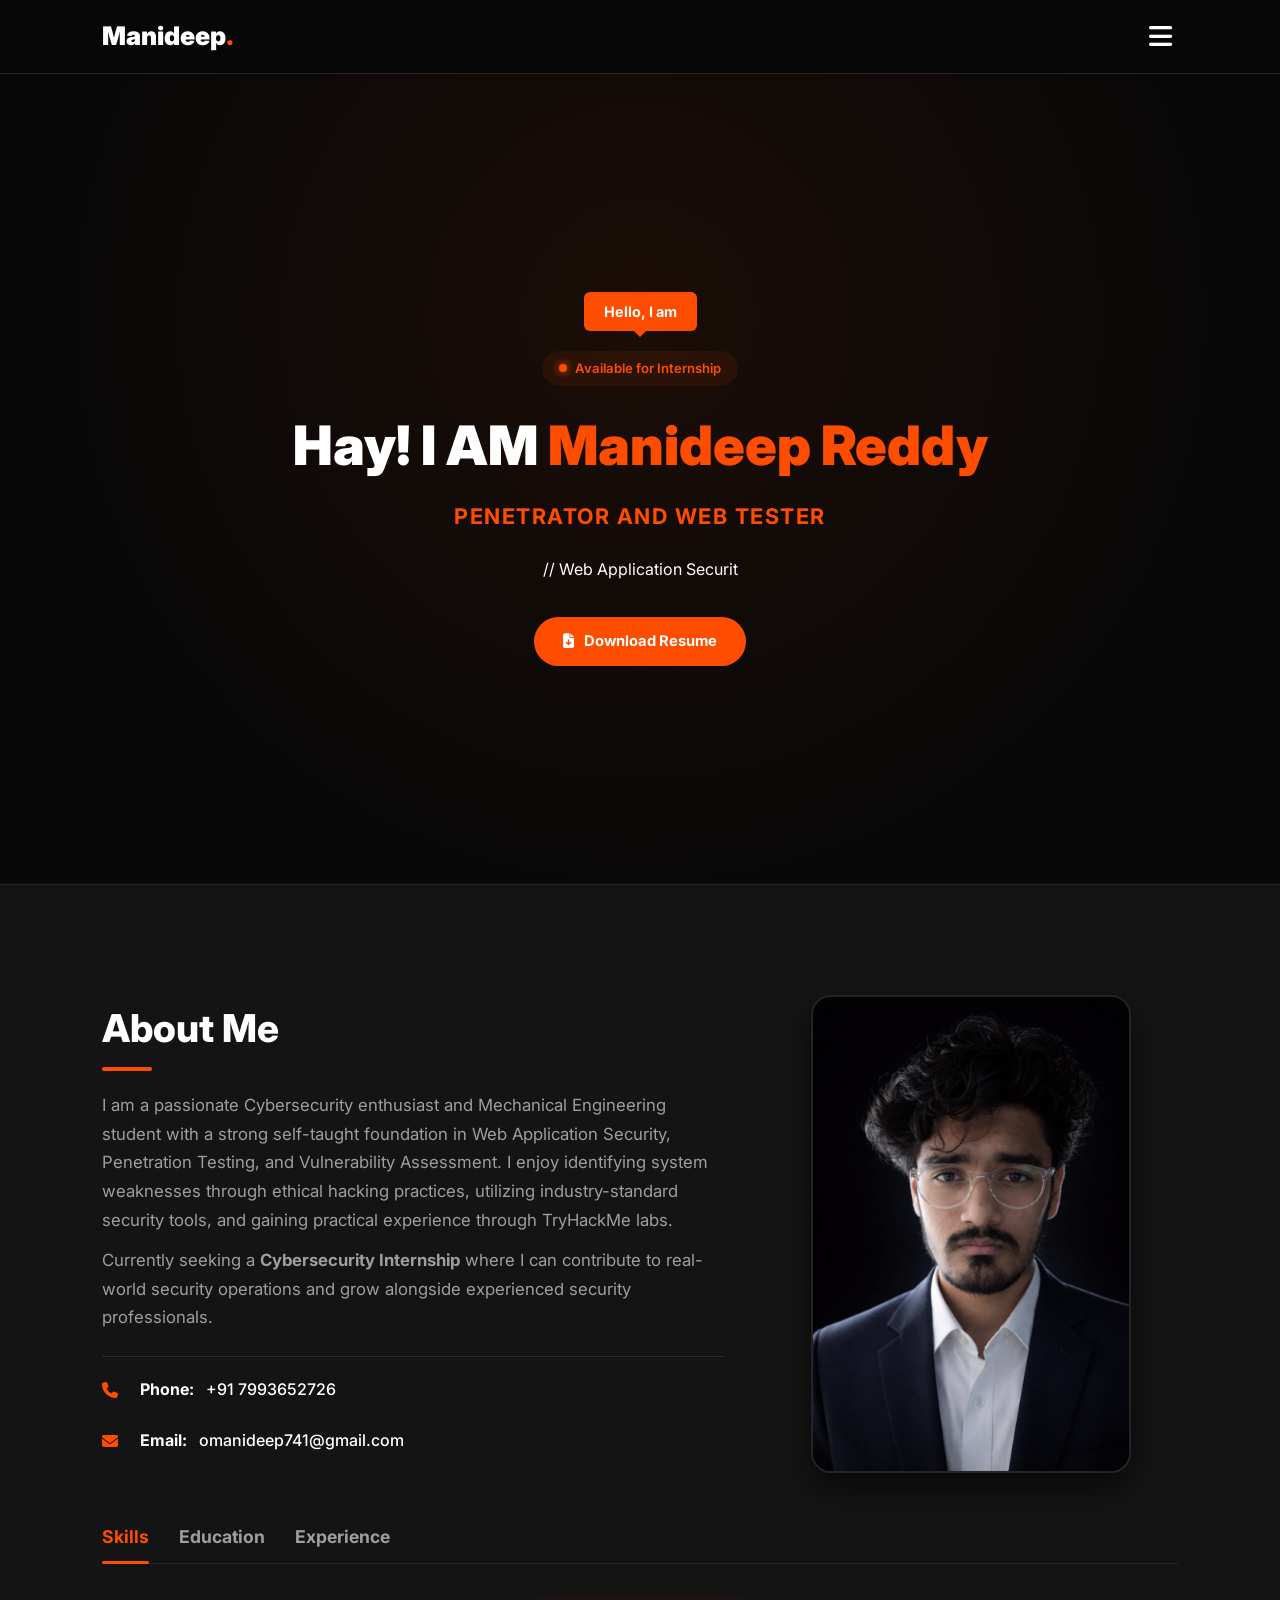
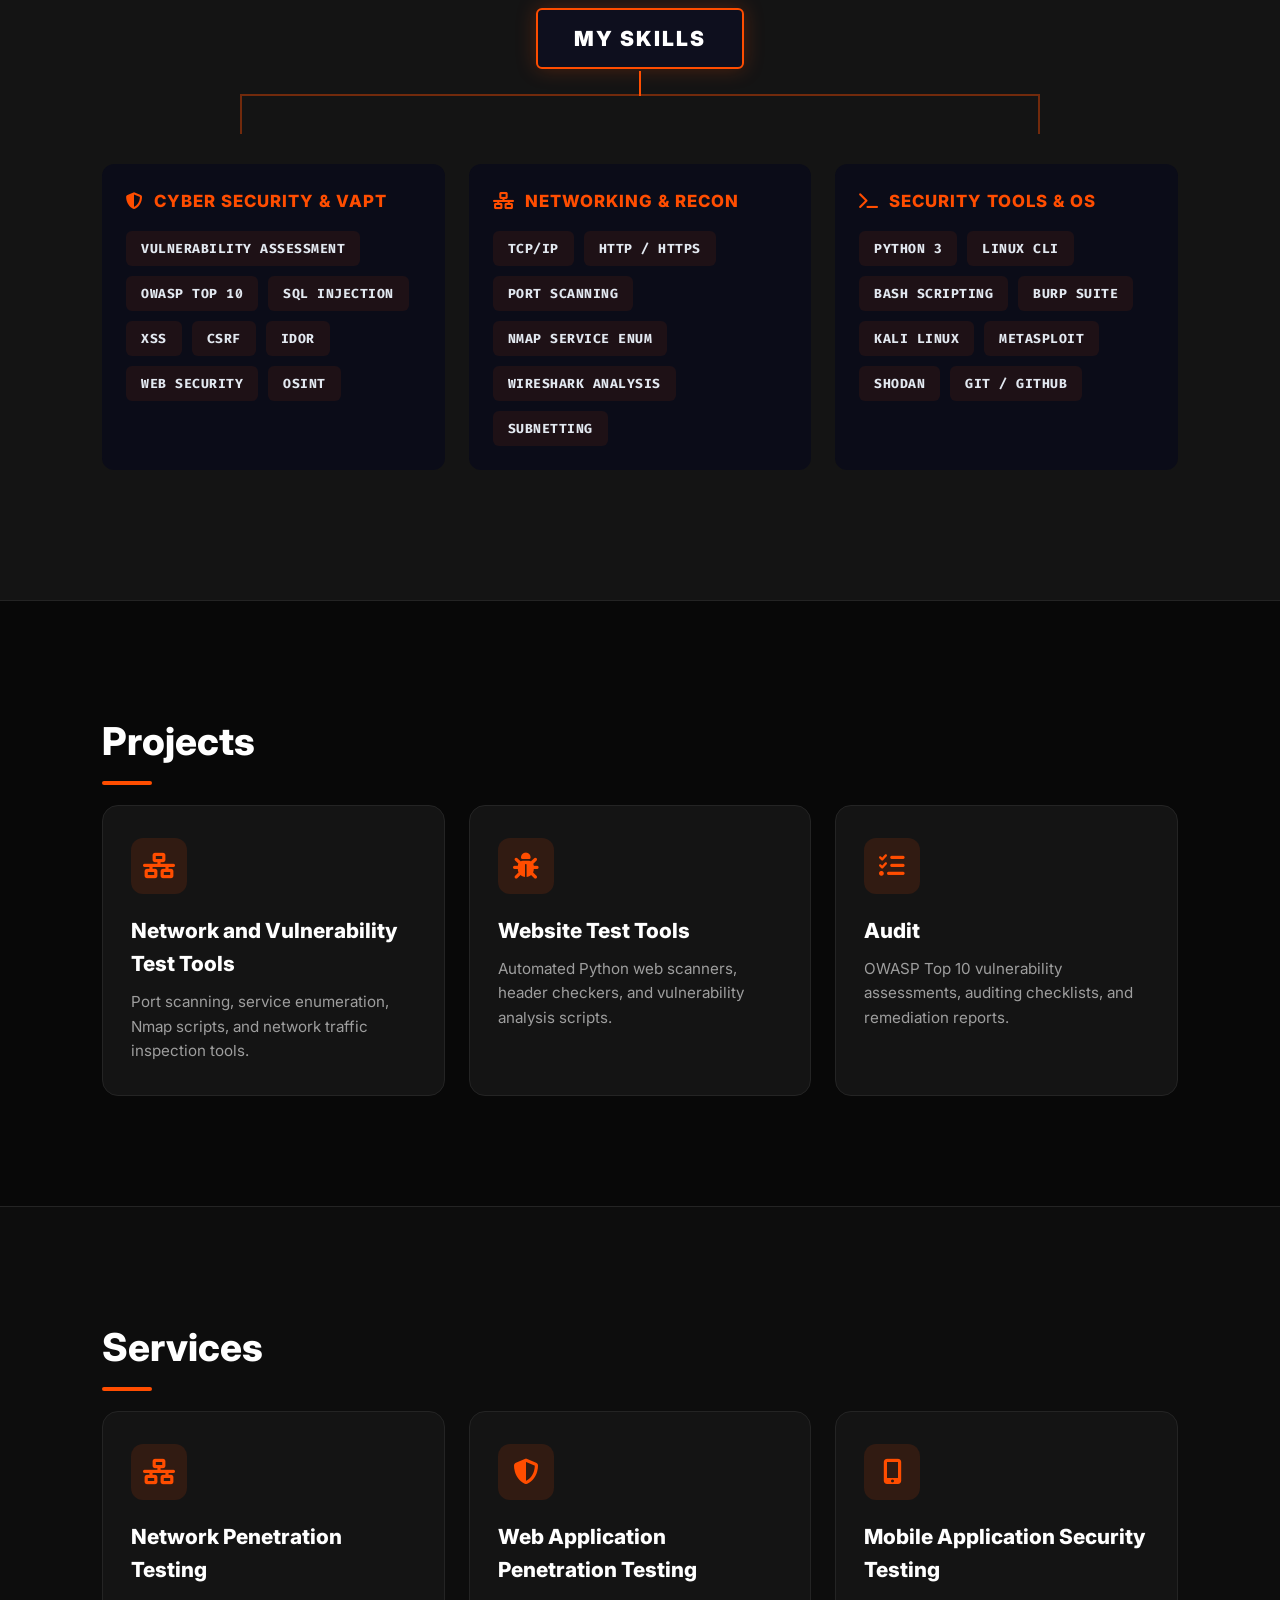
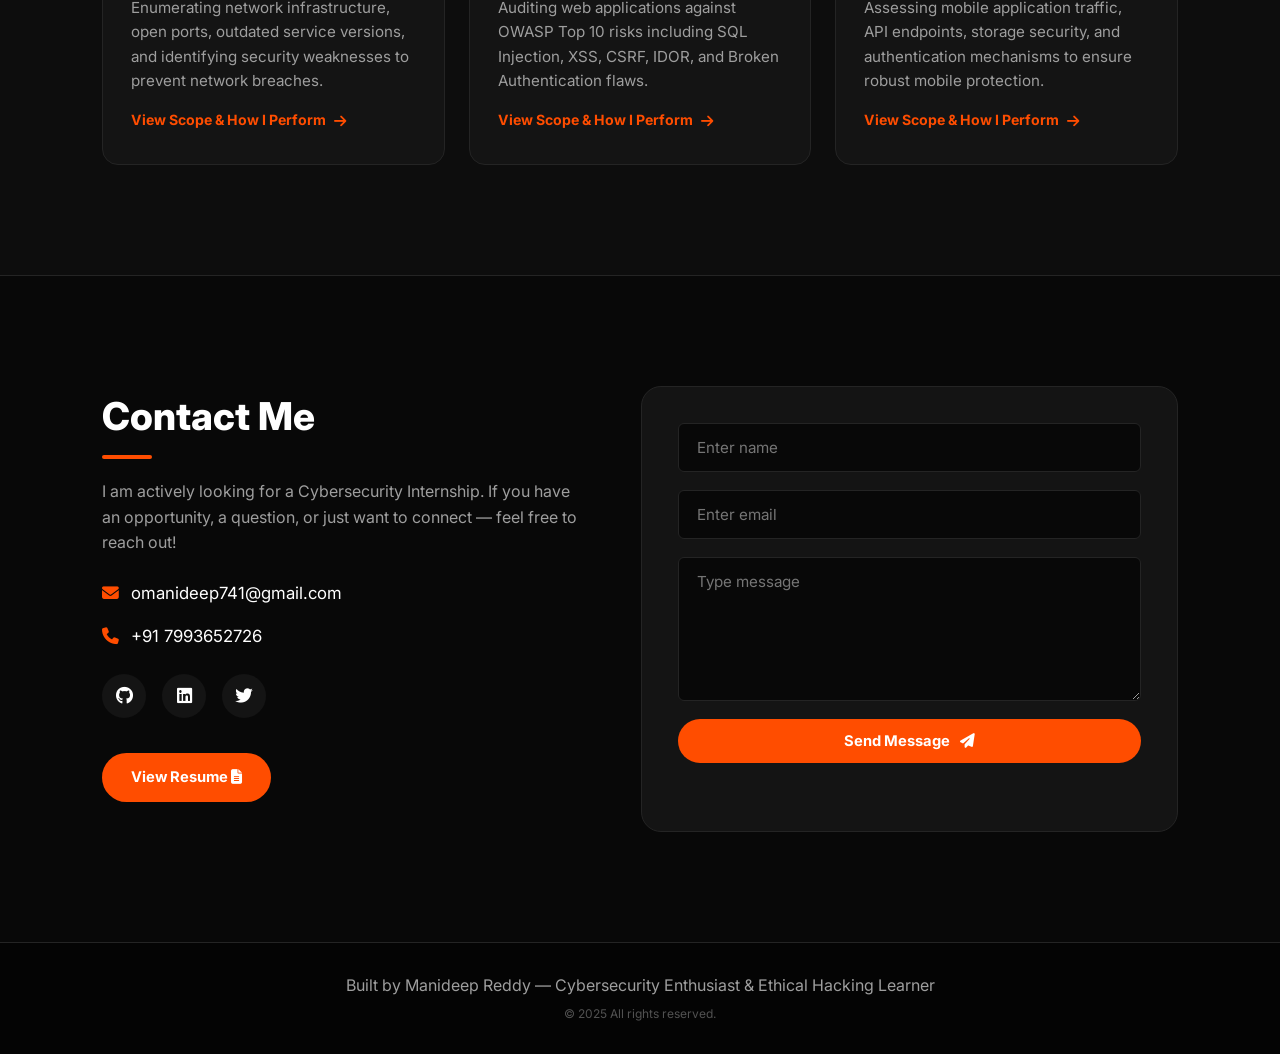
<file: index.html>
<!DOCTYPE html>
<html lang="en">
<head>
    <meta charset="UTF-8">
    <meta name="viewport" content="width=device-width, initial-scale=1.0">
    <meta name="description" content="Manideep Reddy | Web Application Security & Penetration Testing Portfolio — Seeking Cybersecurity Internship">
    <meta http-equiv="X-Content-Type-Options" content="nosniff">
    <meta http-equiv="X-Frame-Options" content="DENY">
    <meta name="referrer" content="strict-origin-when-cross-origin">
    <link rel="stylesheet" href="style.css?v=5.0">
    <link rel="preconnect" href="https://fonts.googleapis.com">
    <link rel="preconnect" href="https://fonts.gstatic.com" crossorigin>
    <link href="https://fonts.googleapis.com/css2?family=Fira+Code:wght@400;500;700&family=Inter:wght@300;400;500;600;700&display=swap" rel="stylesheet">
    <link rel="stylesheet" href="https://cdnjs.cloudflare.com/ajax/libs/font-awesome/6.4.0/css/all.min.css" integrity="sha512-iecdLmaskl7CVkqkXNQ/ZH/XLlvWZOJyj7Yy7tcenmpD1ypASozpmT/E0iPtmFIB46ZmdtAc9eNBvH0H/ZpiBw==" crossorigin="anonymous" referrerpolicy="no-referrer">
    <title>Manideep Reddy | Cybersecurity Portfolio</title>
</head>
<body>

<!-- ============ STICKY NAV ============ -->
<nav id="navbar">
    <div class="nav-container">
        <!-- Text Logo -->
        <a href="#header" class="nav-logo" aria-label="Go to top">
            <span class="nav-logo-text">Manideep<span class="nav-logo-dot">.</span></span>
        </a>

        <!-- Seamless Blended Menu Icon Button (Full tab / Desktop / Mobile) -->
        <button class="nav-menu-btn" id="navMenuBtn" onclick="toggleMenu()" aria-label="Toggle Navigation Menu">
            <i class="fa-solid fa-bars" id="menuBtnIcon"></i>
        </button>

        <!-- Dropdown Navigation Links -->
        <ul id="sidemenu">
            <li><a href="#header" class="nav-item-link active-nav-link"><i class="fa-solid fa-house"></i> Home</a></li>
            <li><a href="#about" class="nav-item-link"><i class="fa-solid fa-user"></i> About</a></li>
            <li><a href="#skills-section" class="nav-item-link"><i class="fa-solid fa-code"></i> Skills</a></li>
            <li><a href="#portfolio" class="nav-item-link"><i class="fa-solid fa-folder-open"></i> Projects</a></li>
            <li><a href="#services" class="nav-item-link"><i class="fa-solid fa-shield-halved"></i> Services</a></li>
            <li><a href="#contact" class="nav-item-link"><i class="fa-solid fa-paper-plane"></i> Contact</a></li>
        </ul>
    </div>
</nav>

<!-- ============ HERO / HEADER ============ -->
<div id="header">
    <div class="container" style="text-align: center;">
        <div class="header-text" style="max-width: 800px; margin: 0 auto; display: flex; flex-direction: column; align-items: center;">
            
            <div class="speech-bubble">Hello, I am</div>
            
            <a href="#contact" class="status-badge" style="margin-bottom: 16px; text-decoration: none; cursor: pointer;">
                <span class="badge-dot"></span>
                Available for Internship
            </a>
            <h1 style="font-size: clamp(2.2rem, 7vw, 3.4rem); font-weight: 900; margin-bottom: 10px;">Hay! I AM <span style="color: var(--accent-primary);">Manideep Reddy</span></h1>
            <p class="subtitle-desc" style="font-size: clamp(1rem, 4vw, 1.35rem); color: var(--accent-primary); font-weight: 700; text-transform: uppercase; letter-spacing: 1.5px; margin-bottom: 24px;">penetrator and web tester</p>

            <p class="tech-tag" id="typing-tag" style="margin-bottom: 24px;"></p>

            <div class="hero-btns" style="display: flex; flex-wrap: wrap; gap: 16px; justify-content: center; margin-top: 10px;">
                <a href="Manideep_Reddy_Resume.html?download=true" target="_blank" class="btn btn-primary"><i class="fa-solid fa-file-arrow-down"></i> Download Resume</a>
            </div>
        </div>
    </div>
</div>

<!-- ============ ABOUT ME ============ -->
<section id="about">
    <div class="container">

        <!-- TOP ROW: Details on the LEFT | My photo on the RIGHT -->
        <div class="about-top-row">

            <!-- LEFT COLUMN: Details about me + Phone & Email just below -->
            <div class="about-intro">
                <h2 class="sub-title">About Me</h2>
                <p class="about-text">I am a passionate Cybersecurity enthusiast and Mechanical Engineering student with a strong self-taught foundation in Web Application Security, Penetration Testing, and Vulnerability Assessment. I enjoy identifying system weaknesses through ethical hacking practices, utilizing industry-standard security tools, and gaining practical experience through TryHackMe labs.</p>
                <p class="about-text" style="margin-top: 12px;">Currently seeking a <strong>Cybersecurity Internship</strong> where I can contribute to real-world security operations and grow alongside experienced security professionals.</p>

                <!-- Phone and Email just below details -->
                <div class="about-contact-quick" style="margin-top: 24px; padding-top: 20px; border-top: 1px solid rgba(255,255,255,0.1); display: flex; flex-direction: column; gap: 10px;">
                    <p class="contact-item" style="font-size: 1rem; font-weight: 500;"><i class="fa-solid fa-phone" style="color: var(--accent-primary, #ff4d00); margin-right: 10px;"></i> <strong>Phone:</strong> +91 7993652726</p>
                    <p class="contact-item" style="font-size: 1rem; font-weight: 500;"><i class="fa-solid fa-envelope" style="color: var(--accent-primary, #ff4d00); margin-right: 10px;"></i> <strong>Email:</strong> omanideep741@gmail.com</p>
                </div>
            </div>

            <!-- RIGHT COLUMN: Photo on the right -->
            <div class="about-photo-wrap">
                <img src="assets/user.png" alt="Manideep Reddy profile photo" class="about-photo-box">
            </div>
        </div>

        <!-- BOTTOM ROW: Skills / Education / Experience tabs -->
        <div class="about-tabs-row" id="skills-section" style="margin-top: 50px;">
            <div class="tab-titles">
                <p class="tab-links active-link" onclick="opentab(event, 'skills-tab')">Skills</p>
                <p class="tab-links" onclick="opentab(event, 'education-tab')">Education</p>
                <p class="tab-links" onclick="opentab(event, 'experience-tab')">Experience</p>
            </div>

            <!-- Skill Tab: Cyber Skill Tree Diagram -->
            <div class="tab-contents active-tab" id="skills-tab">
                <div class="skill-tree-wrapper">
                    <div class="skill-tree-header">My Skills</div>
                    <div class="skill-tree-lines"></div>

                    <div class="skill-tree-branches">
                        <!-- Branch 1: Cyber Security & VAPT -->
                        <div class="skill-branch">
                            <div class="skill-branch-title"><i class="fa-solid fa-shield-halved"></i> Cyber Security &amp; VAPT</div>
                            <div class="skill-pills-grid">
                                <span class="skill-node-pill" data-tooltip="Identifying, quantifying, and prioritizing security weaknesses in web apps &amp; networks.">Vulnerability Assessment</span>
                                <span class="skill-node-pill" data-tooltip="Industry awareness standard covering critical web application security risks.">OWASP Top 10</span>
                                <span class="skill-node-pill" data-tooltip="Attacking database queries by injecting malicious SQL statements into input fields.">SQL Injection</span>
                                <span class="skill-node-pill" data-tooltip="Cross-Site Scripting: Injecting malicious client-side scripts into web pages.">XSS</span>
                                <span class="skill-node-pill" data-tooltip="Cross-Site Request Forgery: Forging unauthorized requests from trusted users.">CSRF</span>
                                <span class="skill-node-pill" data-tooltip="Insecure Direct Object References: Accessing unauthorized objects by changing parameter IDs.">IDOR</span>
                                <span class="skill-node-pill" data-tooltip="Securing websites against unauthorized access, exploitation, and data leaks.">Web Security</span>
                                <span class="skill-node-pill" data-tooltip="Open Source Intelligence: Gathering public intelligence for security recon.">OSINT</span>
                            </div>
                        </div>

                        <!-- Branch 2: Networking & Reconnaissance -->
                        <div class="skill-branch">
                            <div class="skill-branch-title"><i class="fa-solid fa-network-wired"></i> Networking &amp; Recon</div>
                            <div class="skill-pills-grid">
                                <span class="skill-node-pill" data-tooltip="Foundational networking suite governing internet data communication.">TCP/IP</span>
                                <span class="skill-node-pill" data-tooltip="Web protocols for transferring encrypted &amp; unencrypted web page data.">HTTP / HTTPS</span>
                                <span class="skill-node-pill" data-tooltip="Probing server ports to identify active hosts, open services, and entry points.">Port Scanning</span>
                                <span class="skill-node-pill" data-tooltip="Scanning target networks to discover open ports, running services, and OS types.">Nmap Service Enum</span>
                                <span class="skill-node-pill" data-tooltip="Capturing and analyzing live network packet traffic in real time.">Wireshark Analysis</span>
                                <span class="skill-node-pill" data-tooltip="Dividing IP networks into smaller subnetworks to improve security &amp; traffic.">Subnetting</span>
                            </div>
                        </div>

                        <!-- Branch 3: Tools & Programming -->
                        <div class="skill-branch">
                            <div class="skill-branch-title"><i class="fa-solid fa-terminal"></i> Security Tools &amp; OS</div>
                            <div class="skill-pills-grid">
                                <span class="skill-node-pill" data-tooltip="High-level programming language used to build automated security &amp; exploit scripts.">Python 3</span>
                                <span class="skill-node-pill" data-tooltip="Command Line Interface for running Linux security operations efficiently.">Linux CLI</span>
                                <span class="skill-node-pill" data-tooltip="Writing shell scripts to automate security scans and system administration tasks.">Bash Scripting</span>
                                <span class="skill-node-pill" data-tooltip="Web security testing platform for intercepting and inspecting HTTP requests.">Burp Suite</span>
                                <span class="skill-node-pill" data-tooltip="Debian Linux distribution packed with ethical hacking &amp; security tools.">Kali Linux</span>
                                <span class="skill-node-pill" data-tooltip="Penetration testing framework for executing exploits against vulnerable targets.">Metasploit</span>
                                <span class="skill-node-pill" data-tooltip="Search engine for finding internet-connected servers and open ports.">Shodan</span>
                                <span class="skill-node-pill" data-tooltip="Distributed version control platform for managing security code repos.">Git / GitHub</span>
                            </div>
                        </div>
                    </div>
                </div>
            </div>

            <!-- Education Tab: School & Colleges -->
            <div class="tab-contents" id="education-tab">
                <ul>
                    <li><span>Schooling</span><br>Bhashyam Public School, Chimakurthy</li>
                    <li><span>Diploma</span><br>Diploma in Mechanical Engineering (Completed)</li>
                    <li><span>Bachelor of Technology (B.Tech)</span><br>B.Tech in Mechanical Engineering (Currently Pursuing)</li>
                </ul>
            </div>

            <!-- Experience Tab -->
            <div class="tab-contents" id="experience-tab">
                <ul>
                    <li><span>Web Application Security Labs</span><br>Hands-on practice identifying XSS, SQLi, CSRF, and IDOR vulnerabilities in safe lab environments.</li>
                    <li><span>Burp Suite &amp; Request Interception</span><br>Intercepting, modifying, and inspecting HTTP requests and responses.</li>
                    <li><span>Network Vulnerability Scanner (Python &amp; Nmap)</span><br>Developed an automated CLI security scanner using Python &amp; Nmap to discover network hosts, parse XML outputs, classify vulnerability severities, and generate interactive HTML reports.</li>
                    <li><span>TryHackMe</span><br>Actively completing Pre-Security and Jr. Penetration Tester paths.</li>
                </ul>
            </div>
        </div>

    </div>
</section>

<!-- ============ PROJECTS ============ -->
<section id="portfolio">
    <div class="container">
        <h2 class="sub-title">Projects</h2>

        <!-- The 3 Interactive Working Category Blocks -->
        <div id="dynamic-category-cards" style="display: grid; grid-template-columns: repeat(auto-fit, minmax(240px, 1fr)); gap: 24px;"></div>
    </div>
</section>

<!-- ============ SERVICES ============ -->
<section id="services">
    <div class="container">
        <h2 class="sub-title">Services</h2>
        <div class="services-list" style="display: grid; grid-template-columns: repeat(auto-fit, minmax(240px, 1fr)); gap: 24px;">

            <div class="service-card project-block-card" onclick="openServiceDetailModal('network_vapt')" style="background: var(--bg-card); border: 1px solid var(--border-color, #242424); border-radius: 16px; padding: 32px 28px; cursor: pointer; transition: all 0.3s ease; display: flex; flex-direction: column; height: 100%;">
                <div style="width: 56px; height: 56px; background: rgba(255, 77, 0, 0.12); color: var(--accent-primary, #FF4D00); border-radius: 12px; display: flex; align-items: center; justify-content: center; font-size: 1.6rem; margin-bottom: 20px;">
                    <i class="fa-solid fa-network-wired"></i>
                </div>
                <h3 style="font-size: 1.3rem; font-weight: 800; margin-bottom: 10px; color: var(--text-main, #FFFFFF);">Network Penetration Testing</h3>
                <p style="font-size: 0.95rem; color: var(--text-muted, #9E9E9E); margin-bottom: 16px;">Enumerating network infrastructure, open ports, outdated service versions, and identifying security weaknesses to prevent network breaches.</p>
                <div style="margin-top: auto; color: var(--accent-primary, #FF4D00); font-weight: 700; font-size: 0.88rem; display: flex; align-items: center; gap: 8px;">
                    View Scope &amp; How I Perform <i class="fa-solid fa-arrow-right"></i>
                </div>
            </div>

            <div class="service-card project-block-card" onclick="openServiceDetailModal('web_vapt')" style="background: var(--bg-card); border: 1px solid var(--border-color, #242424); border-radius: 16px; padding: 32px 28px; cursor: pointer; transition: all 0.3s ease; display: flex; flex-direction: column; height: 100%;">
                <div style="width: 56px; height: 56px; background: rgba(255, 77, 0, 0.12); color: var(--accent-primary, #FF4D00); border-radius: 12px; display: flex; align-items: center; justify-content: center; font-size: 1.6rem; margin-bottom: 20px;">
                    <i class="fa-solid fa-shield-halved"></i>
                </div>
                <h3 style="font-size: 1.3rem; font-weight: 800; margin-bottom: 10px; color: var(--text-main, #FFFFFF);">Web Application Penetration Testing</h3>
                <p style="font-size: 0.95rem; color: var(--text-muted, #9E9E9E); margin-bottom: 16px;">Auditing web applications against OWASP Top 10 risks including SQL Injection, XSS, CSRF, IDOR, and Broken Authentication flaws.</p>
                <div style="margin-top: auto; color: var(--accent-primary, #FF4D00); font-weight: 700; font-size: 0.88rem; display: flex; align-items: center; gap: 8px;">
                    View Scope &amp; How I Perform <i class="fa-solid fa-arrow-right"></i>
                </div>
            </div>

            <div class="service-card project-block-card" onclick="openServiceDetailModal('mobile_vapt')" style="background: var(--bg-card); border: 1px solid var(--border-color, #242424); border-radius: 16px; padding: 32px 28px; cursor: pointer; transition: all 0.3s ease; display: flex; flex-direction: column; height: 100%;">
                <div style="width: 56px; height: 56px; background: rgba(255, 77, 0, 0.12); color: var(--accent-primary, #FF4D00); border-radius: 12px; display: flex; align-items: center; justify-content: center; font-size: 1.6rem; margin-bottom: 20px;">
                    <i class="fa-solid fa-mobile-screen-button"></i>
                </div>
                <h3 style="font-size: 1.3rem; font-weight: 800; margin-bottom: 10px; color: var(--text-main, #FFFFFF);">Mobile Application Security Testing</h3>
                <p style="font-size: 0.95rem; color: var(--text-muted, #9E9E9E); margin-bottom: 16px;">Assessing mobile application traffic, API endpoints, storage security, and authentication mechanisms to ensure robust mobile protection.</p>
                <div style="margin-top: auto; color: var(--accent-primary, #FF4D00); font-weight: 700; font-size: 0.88rem; display: flex; align-items: center; gap: 8px;">
                    View Scope &amp; How I Perform <i class="fa-solid fa-arrow-right"></i>
                </div>
            </div>

        </div>
    </div>
</section>

<!-- ============ CONTACT ============ -->
<section id="contact">
    <div class="container">
        <div class="row">
            <div class="contact-left">
                <h2 class="sub-title">Contact Me</h2>
                <p class="contact-desc">I am actively looking for a Cybersecurity Internship. If you have an opportunity, a question, or just want to connect — feel free to reach out!</p>
                <p class="contact-item"><i class="fa-solid fa-envelope" aria-hidden="true"></i> omanideep741@gmail.com</p>
                <p class="contact-item"><i class="fa-solid fa-phone" aria-hidden="true"></i> +91 7993652726</p>
                <div class="social-icons">
                    <a href="https://github.com/omanideep741-max" target="_blank" rel="noopener noreferrer" aria-label="GitHub Profile"><i class="fa-brands fa-github" aria-hidden="true"></i></a>
                    <a href="https://linkedin.com/in/manideep-reddy-19a9a4327" target="_blank" rel="noopener noreferrer" aria-label="LinkedIn Profile"><i class="fa-brands fa-linkedin" aria-hidden="true"></i></a>
                    <a href="https://twitter.com" target="_blank" rel="noopener noreferrer" aria-label="Twitter Profile"><i class="fa-brands fa-twitter" aria-hidden="true"></i></a>
                </div>
                <a href="Manideep_Reddy_Resume.html" target="_blank" class="btn btn-primary" style="margin-top: 35px; display: inline-block;">View Resume <i class="fa-solid fa-file-lines" aria-hidden="true"></i></a>
            </div>
            <div class="contact-right">
                <form action="https://api.web3forms.com/submit" method="POST" name="contact-form" id="contact-form" autocomplete="off">
                    <input type="hidden" name="access_key" value="c3b8d5ac-7731-42cd-883f-e6e0af3a45a0">
                    <input type="hidden" name="subject" value="New Portfolio Message from Visitor">
                    <input type="hidden" name="from_name" value="Cybersecurity Portfolio">
                    <input type="text" name="name" id="name" placeholder="Enter name" required maxlength="100">
                    <input type="email" name="email" id="email" placeholder="Enter email" required maxlength="150">
                    <textarea name="message" id="message" rows="6" placeholder="Type message" required maxlength="2000"></textarea>
                    <button type="submit" class="btn btn-primary submit-btn" id="submit-btn">Send Message <i class="fa-solid fa-paper-plane" aria-hidden="true"></i></button>
                    <div id="form-status" style="margin-top: 14px; font-weight: 600; font-size: 0.9rem; text-align: center;"></div>
                </form>
            </div>
        </div>
    </div>
</section>

<!-- ============ FOOTER ============ -->
<footer class="copyright">
    <p>Built by Manideep Reddy &mdash; Cybersecurity Enthusiast &amp; Ethical Hacking Learner</p>
    <p style="margin-top: 6px; font-size: 12px; opacity: 0.5;">&copy; 2025 All rights reserved.</p>
</footer>

<!-- Back to Top Button -->
<a href="#header" class="back-to-top" id="backToTop" aria-label="Back to top">
    <i class="fa-solid fa-chevron-up" aria-hidden="true"></i>
</a>

<!-- ============ SCRIPTS ============ -->
<script>
    'use strict';

    /* ---- Sticky Navbar & Scroll Spy ---- */
    const navbar = document.getElementById('navbar');
    const sections = document.querySelectorAll('section, #header');
    const navLinks = document.querySelectorAll('#sidemenu li a');

    window.addEventListener('scroll', function () {
        if (window.scrollY > 60) {
            navbar.classList.add('scrolled');
        } else {
            navbar.classList.remove('scrolled');
        }

        let current = '';
        sections.forEach(section => {
            const sectionTop = section.offsetTop;
            if (window.scrollY >= (sectionTop - 160)) {
                current = section.getAttribute('id');
            }
        });

        navLinks.forEach(link => {
            link.classList.remove('active-nav-link');
            const href = link.getAttribute('href');
            if (href === '#' + current || (current === 'header' && href === '#header') || (current === 'about' && href === '#skills-section')) {
                link.classList.add('active-nav-link');
            }
        });
    });

    /* ---- Back to Top Button ---- */
    const backToTop = document.getElementById('backToTop');
    window.addEventListener('scroll', function () {
        if (window.scrollY > 400) {
            backToTop.classList.add('show');
        } else {
            backToTop.classList.remove('show');
        }
    });

    /* ---- Typing Animation on Hero ---- */
    const phrases = [
        '// Web Application Security Enthusiast',
        '// Ethical Hacker in Training',
        '// OWASP Top 10 Learner',
        '// Penetration Testing Trainee'
    ];
    let pIndex = 0, cIndex = 0, isDeleting = false;
    const typingEl = document.getElementById('typing-tag');
    function typeLoop() {
        const current = phrases[pIndex];
        if (isDeleting) {
            typingEl.textContent = current.substring(0, cIndex--);
        } else {
            typingEl.textContent = current.substring(0, cIndex++);
        }
        let delay = isDeleting ? 40 : 80;
        if (!isDeleting && cIndex === current.length + 1) {
            delay = 1800;
            isDeleting = true;
        } else if (isDeleting && cIndex === 0) {
            isDeleting = false;
            pIndex = (pIndex + 1) % phrases.length;
            delay = 400;
        }
        setTimeout(typeLoop, delay);
    }
    typeLoop();

    /* ---- Skill Bars Animation on Scroll ---- */
    const fills = document.querySelectorAll('.skill-fill');
    const skillObserver = new IntersectionObserver(function (entries) {
        entries.forEach(function (entry) {
            if (entry.isIntersecting) {
                const el = entry.target;
                el.style.width = el.getAttribute('data-width') + '%';
                skillObserver.unobserve(el);
            }
        });
    }, { threshold: 0.3 });
    fills.forEach(function (fill) { skillObserver.observe(fill); });

    /* ---- Tab Switching ---- */
    const tablinks = document.getElementsByClassName('tab-links');
    const tabcontents = document.getElementsByClassName('tab-contents');
    function opentab(ev, tabname) {
        for (let link of tablinks) link.classList.remove('active-link');
        for (let content of tabcontents) content.classList.remove('active-tab');
        if (ev && ev.currentTarget) {
            ev.currentTarget.classList.add('active-link');
        } else {
            // Find tab link matching tabname
            const targetLink = document.querySelector(`.tab-links[onclick*="${tabname}"]`);
            if (targetLink) targetLink.classList.add('active-link');
        }
        const target = document.getElementById(tabname);
        if (target) target.classList.add('active-tab');
    }

    /* ---- Interactive Menu Button Toggle Controller ---- */
    const sidemenu = document.getElementById('sidemenu');
    const navMenuBtn = document.getElementById('navMenuBtn');

    function toggleMenu() {
        if (sidemenu && navMenuBtn) {
            sidemenu.classList.toggle('active');
            navMenuBtn.classList.toggle('active');
        }
    }

    function closemenu() {
        if (sidemenu) sidemenu.classList.remove('active');
        if (navMenuBtn) navMenuBtn.classList.remove('active');
    }

    // Close menu when clicking any link inside
    document.querySelectorAll('#sidemenu li a').forEach(function (link) {
        link.addEventListener('click', function (e) {
            closemenu();
            const href = link.getAttribute('href');
            if (href === '#skills-section') {
                opentab(null, 'skills-tab');
            }
        });
    });

    // Close menu when clicking outside of navbar menu
    document.addEventListener('click', function(e) {
        if (sidemenu && navMenuBtn && !sidemenu.contains(e.target) && !navMenuBtn.contains(e.target)) {
            closemenu();
        }
    });

    /* ---- ScrollSpy: Highlight Active Nav Link on Scroll ---- */
    const spySections = document.querySelectorAll('div#header, section#about, div#skills-section, section#portfolio, section#services, section#contact');
    const spyNavLinks = document.querySelectorAll('#sidemenu li a');

    window.addEventListener('scroll', function () {
        let currentSectionId = 'header';
        const scrollPosition = window.scrollY + 220;

        spySections.forEach(function (sec) {
            const top = sec.offsetTop;
            const height = sec.offsetHeight;
            if (scrollPosition >= top && scrollPosition < top + height) {
                currentSectionId = sec.getAttribute('id');
            }
        });

        spyNavLinks.forEach(function (link) {
            link.classList.remove('active-nav-link');
            const href = link.getAttribute('href');
            if (href === '#' + currentSectionId) {
                link.classList.add('active-nav-link');
            }
        });
    });

    // Web3Forms Contact Form Handler (250 Emails/Month Free)
    const web3Form = document.getElementById('contact-form');
    const formStatus = document.getElementById('form-status');

    if (web3Form) {
        web3Form.addEventListener('submit', async function (e) {
            e.preventDefault();
            const submitBtn = document.getElementById('submit-btn');
            const originalBtnText = submitBtn.innerHTML;
            submitBtn.disabled = true;
            submitBtn.innerHTML = 'Sending... <i class="fa-solid fa-spinner fa-spin"></i>';
            if (formStatus) {
                formStatus.style.color = '#9E9E9E';
                formStatus.innerHTML = 'Sending message...';
            }

            try {
                const response = await fetch('https://api.web3forms.com/submit', {
                    method: 'POST',
                    body: new FormData(web3Form)
                });
                const json = await response.json();

                submitBtn.disabled = false;
                submitBtn.innerHTML = originalBtnText;

                if (json.success) {
                    if (formStatus) {
                        formStatus.style.color = '#00E676';
                        formStatus.innerHTML = 'Thank you! Your message has been sent successfully.';
                    } else alert('Thank you! Your message has been sent successfully.');
                    web3Form.reset();
                } else {
                    if (formStatus) {
                        formStatus.style.color = '#FF4D00';
                        formStatus.innerHTML = json.message || 'Submission failed. Please try again.';
                    } else alert(json.message || 'Submission failed.');
                }
            } catch (err) {
                submitBtn.disabled = false;
                submitBtn.innerHTML = originalBtnText;
                if (formStatus) {
                    formStatus.style.color = '#FF4D00';
                    formStatus.innerHTML = 'Network error. Please try again.';
                }
            }
        });
    }
</script>

<!-- ============ MODULAR PROJECT SCRIPTS ============ -->
<!-- Load the data files first, then the main logic script -->
<script src="js/projectsData.js"></script>
<script src="js/servicesData.js"></script>
<script src="js/main.js"></script>
</body>
</html>
</file>
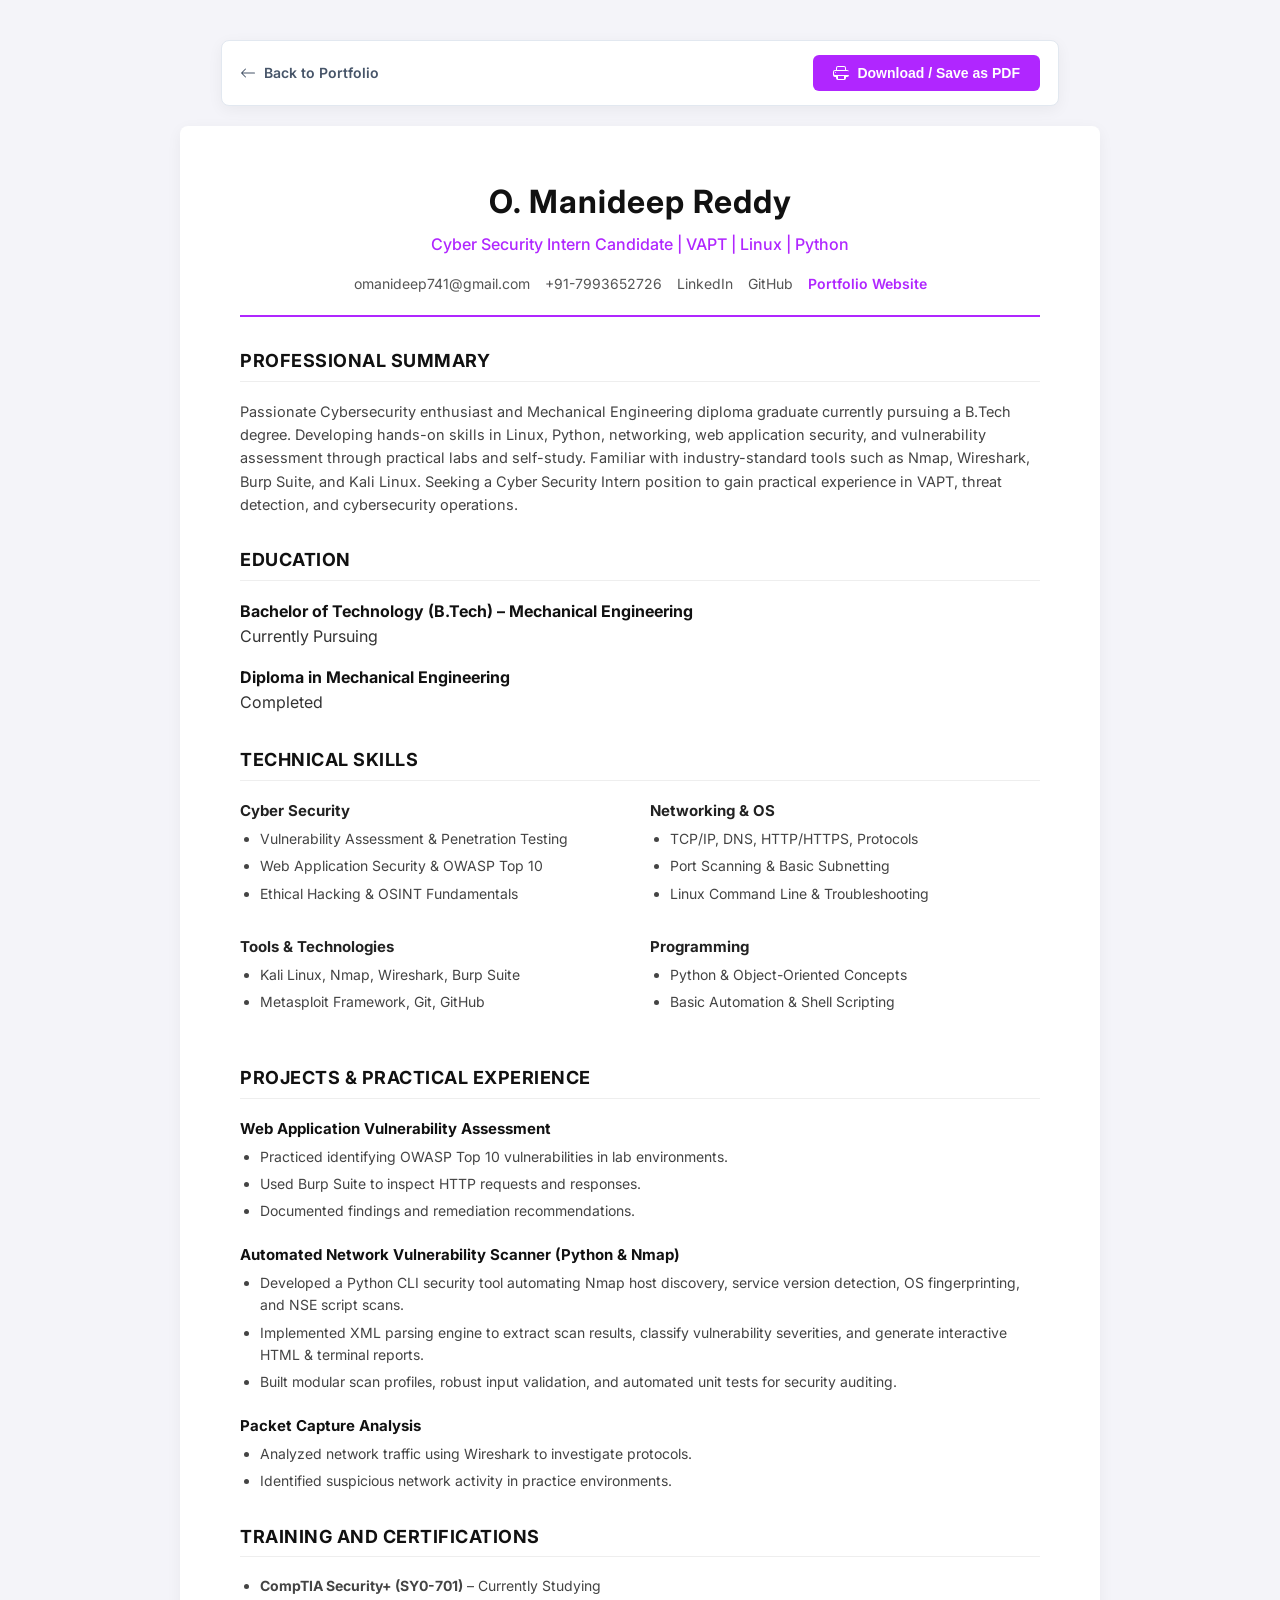
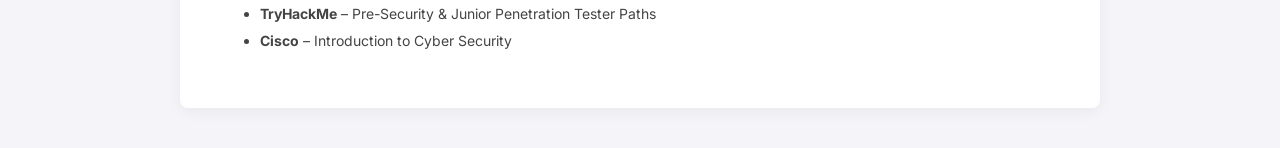
<file: Manideep_Reddy_Resume.html>
<!DOCTYPE html>
<html lang="en">
<head>
    <meta charset="UTF-8">
    <meta name="viewport" content="width=device-width, initial-scale=1.0">
    <title>Manideep Reddy - Resume</title>
    <link href="https://fonts.googleapis.com/css2?family=Inter:wght@300;400;500;600;700&display=swap" rel="stylesheet">
    <style>
        body {
            font-family: 'Inter', sans-serif;
            background-color: #f4f4f9;
            color: #333;
            line-height: 1.6;
            margin: 0;
            padding: 40px 20px;
        }
        .resume-container {
            max-width: 800px;
            margin: 0 auto;
            background: #fff;
            padding: 50px 60px;
            box-shadow: 0 4px 15px rgba(0,0,0,0.05);
            border-radius: 8px;
        }
        header {
            text-align: center;
            margin-bottom: 30px;
            border-bottom: 2px solid #b026ff;
            padding-bottom: 20px;
        }
        header h1 {
            margin: 0;
            font-size: 32px;
            color: #111;
            letter-spacing: 1px;
        }
        header h2 {
            margin: 5px 0 15px;
            font-size: 16px;
            color: #b026ff;
            font-weight: 500;
        }
        .contact-info {
            font-size: 14px;
            color: #555;
            display: flex;
            justify-content: center;
            flex-wrap: wrap;
            gap: 15px;
        }
        .contact-info a {
            color: #555;
            text-decoration: none;
            transition: color 0.2s;
        }
        .contact-info a:hover {
            color: #b026ff;
        }
        h3 {
            font-size: 18px;
            color: #111;
            border-bottom: 1px solid #eee;
            padding-bottom: 5px;
            margin-top: 30px;
            text-transform: uppercase;
            letter-spacing: 0.5px;
        }
        p {
            font-size: 14.5px;
            color: #444;
            margin: 10px 0;
        }
        .skills-grid {
            display: grid;
            grid-template-columns: 1fr 1fr;
            gap: 10px 20px;
            font-size: 14px;
        }
        .skills-category {
            margin-bottom: 15px;
        }
        .skills-category h4 {
            margin: 0 0 5px;
            font-size: 15px;
            color: #222;
        }
        ul {
            margin: 0;
            padding-left: 20px;
            font-size: 14px;
            color: #444;
        }
        li {
            margin-bottom: 5px;
        }
        .project-item {
            margin-bottom: 20px;
        }
        .project-item h4 {
            margin: 0 0 5px;
            font-size: 15px;
            color: #111;
        }
        .education-item {
            margin-bottom: 15px;
        }
        .education-item strong {
            display: block;
            color: #111;
        }
        /* Mobile Responsive Styles */
        @media (max-width: 600px) {
            body {
                padding: 12px 10px;
            }
            .resume-container {
                padding: 24px 18px;
                border-radius: 6px;
            }
            .contact-info {
                flex-direction: column;
                align-items: center;
                gap: 6px;
            }
            .skills-grid {
                grid-template-columns: 1fr;
            }
            header h1 {
                font-size: 24px;
            }
            header h2 {
                font-size: 14px;
            }
        }
        /* Print Styles */
        @media print {
            body {
                background: #fff;
                padding: 0;
            }
            .resume-container {
                box-shadow: none;
                padding: 0;
            }
            .no-print {
                display: none !important;
            }
        }
    </style>
</head>
<body>

<div class="no-print" style="max-width: 800px; margin: 0 auto 20px auto; display: flex; flex-wrap: wrap; justify-content: space-between; align-items: center; gap: 12px; background: #ffffff; padding: 14px 18px; border-radius: 8px; box-shadow: 0 4px 15px rgba(0,0,0,0.05); border: 1px solid #e2e8f0;">
    <a href="index.html" style="color: #475569; text-decoration: none; font-size: 14px; font-weight: 600; display: inline-flex; align-items: center; gap: 8px;">
        <svg width="16" height="16" fill="currentColor" viewBox="0 0 16 16"><path fill-rule="evenodd" d="M15 8a.5.5 0 0 0-.5-.5H2.707l3.147-3.146a.5.5 0 1 0-.708-.708l-4 4a.5.5 0 0 0 0 .708l4 4a.5.5 0 0 0 .708-.708L2.707 8.5H14.5A.5.5 0 0 0 15 8z"/></svg>
        Back to Portfolio
    </a>
    <button onclick="window.print()" style="background: #b026ff; color: #ffffff; border: none; padding: 10px 20px; border-radius: 6px; font-size: 14px; font-weight: 600; cursor: pointer; display: inline-flex; align-items: center; gap: 8px; transition: background 0.2s ease;">
        <svg width="16" height="16" fill="currentColor" viewBox="0 0 16 16"><path d="M2.5 8a.5.5 0 1 0 0-1 .5.5 0 0 0 0 1z"/><path d="M5 1a2 2 0 0 0-2 2v2H2a2 2 0 0 0-2 2v3a2 2 0 0 0 2 2h1v1a2 2 0 0 0 2 2h6a2 2 0 0 0 2-2v-1h1a2 2 0 0 0 2-2V7a2 2 0 0 0-2-2h-1V3a2 2 0 0 0-2-2H5zM4 3a1 1 0 0 1 1-1h6a1 1 0 0 1 1 1v2H4V3zm15 6a1 1 0 0 1-1 1H2a1 1 0 0 1-1-1V7a1 1 0 0 1 1-1h14a1 1 0 0 1 1 1v2zM5 11h6v3H5v-3z"/></svg>
        Download / Save as PDF
    </button>
</div>

<div class="resume-container">
    <header>
        <h1>O. Manideep Reddy</h1>
        <h2>Cyber Security Intern Candidate | VAPT | Linux | Python</h2>
        <div class="contact-info">
            <span>omanideep741@gmail.com</span>
            <span>+91-7993652726</span>
            <a href="https://linkedin.com/in/manideep-reddy-19a9a4327" target="_blank">LinkedIn</a>
            <a href="https://github.com/omanideep741-max" target="_blank">GitHub</a>
            <a href="index.html" style="font-weight: 600; color: #b026ff;">Portfolio Website</a>
        </div>
    </header>

    <section>
        <h3>Professional Summary</h3>
        <p>Passionate Cybersecurity enthusiast and Mechanical Engineering diploma graduate currently pursuing a B.Tech degree. Developing hands-on skills in Linux, Python, networking, web application security, and vulnerability assessment through practical labs and self-study. Familiar with industry-standard tools such as Nmap, Wireshark, Burp Suite, and Kali Linux. Seeking a Cyber Security Intern position to gain practical experience in VAPT, threat detection, and cybersecurity operations.</p>
    </section>

    <section>
        <h3>Education</h3>
        <div class="education-item">
            <strong>Bachelor of Technology (B.Tech) – Mechanical Engineering</strong>
            <span>Currently Pursuing</span>
        </div>
        <div class="education-item">
            <strong>Diploma in Mechanical Engineering</strong>
            <span>Completed</span>
        </div>
    </section>

    <section>
        <h3>Technical Skills</h3>
        <div class="skills-grid">
            <div class="skills-category">
                <h4>Cyber Security</h4>
                <ul>
                    <li>Vulnerability Assessment & Penetration Testing</li>
                    <li>Web Application Security & OWASP Top 10</li>
                    <li>Ethical Hacking & OSINT Fundamentals</li>
                </ul>
            </div>
            <div class="skills-category">
                <h4>Networking & OS</h4>
                <ul>
                    <li>TCP/IP, DNS, HTTP/HTTPS, Protocols</li>
                    <li>Port Scanning & Basic Subnetting</li>
                    <li>Linux Command Line & Troubleshooting</li>
                </ul>
            </div>
            <div class="skills-category">
                <h4>Tools & Technologies</h4>
                <ul>
                    <li>Kali Linux, Nmap, Wireshark, Burp Suite</li>
                    <li>Metasploit Framework, Git, GitHub</li>
                </ul>
            </div>
            <div class="skills-category">
                <h4>Programming</h4>
                <ul>
                    <li>Python & Object-Oriented Concepts</li>
                    <li>Basic Automation & Shell Scripting</li>
                </ul>
            </div>
        </div>
    </section>

    <section>
        <h3>Projects & Practical Experience</h3>
        <div class="project-item">
            <h4>Web Application Vulnerability Assessment</h4>
            <ul>
                <li>Practiced identifying OWASP Top 10 vulnerabilities in lab environments.</li>
                <li>Used Burp Suite to inspect HTTP requests and responses.</li>
                <li>Documented findings and remediation recommendations.</li>
            </ul>
        </div>
        <div class="project-item">
            <h4>Automated Network Vulnerability Scanner (Python &amp; Nmap)</h4>
            <ul>
                <li>Developed a Python CLI security tool automating Nmap host discovery, service version detection, OS fingerprinting, and NSE script scans.</li>
                <li>Implemented XML parsing engine to extract scan results, classify vulnerability severities, and generate interactive HTML &amp; terminal reports.</li>
                <li>Built modular scan profiles, robust input validation, and automated unit tests for security auditing.</li>
            </ul>
        </div>
        <div class="project-item">
            <h4>Packet Capture Analysis</h4>
            <ul>
                <li>Analyzed network traffic using Wireshark to investigate protocols.</li>
                <li>Identified suspicious network activity in practice environments.</li>
            </ul>
        </div>
    </section>

    <section>
        <h3>Training and Certifications</h3>
        <ul>
            <li><strong>CompTIA Security+ (SY0-701)</strong> – Currently Studying</li>
            <li><strong>TryHackMe</strong> – Pre-Security & Junior Penetration Tester Paths</li>
            <li><strong>Cisco</strong> – Introduction to Cyber Security</li>
        </ul>
    </section>
<script>
    if (window.location.search.includes('download=true') || window.location.search.includes('print=true')) {
        window.addEventListener('DOMContentLoaded', () => {
            setTimeout(() => {
                window.print();
            }, 400);
        });
    }
</script>
</body>
</html>
</file>
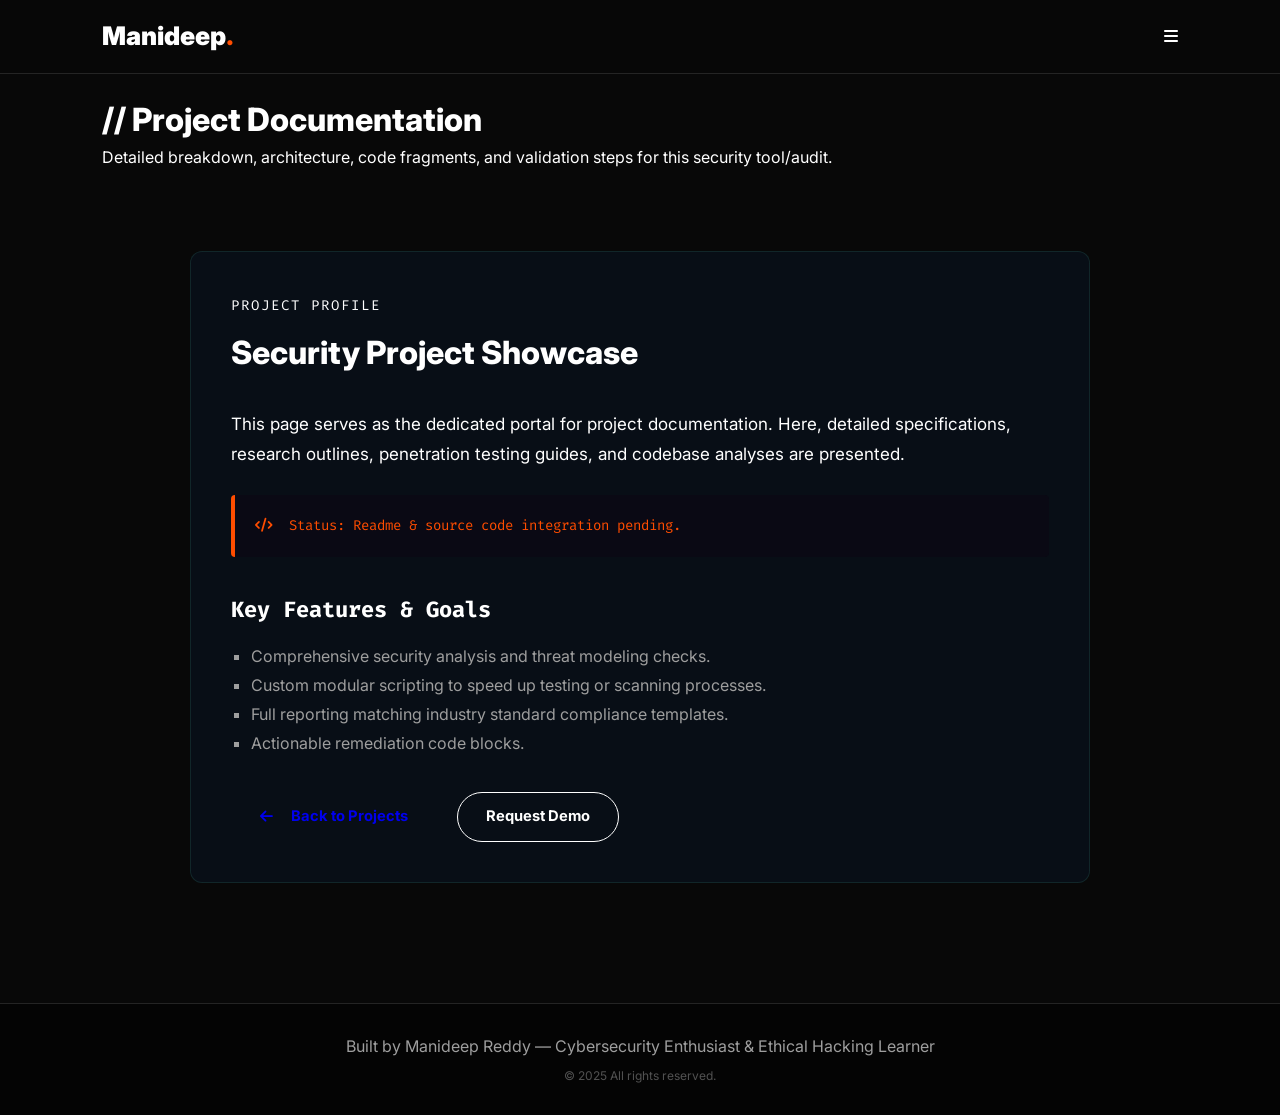
<file: project-detail.html>
<!DOCTYPE html>
<html lang="en">
<head>
    <meta charset="UTF-8">
    <meta name="viewport" content="width=device-width, initial-scale=1.0">
    <meta name="description" content="Manideep Reddy | Project Details — Cybersecurity Showcase">
    <link rel="stylesheet" href="style.css?v=4.0">
    <link rel="preconnect" href="https://fonts.googleapis.com">
    <link rel="preconnect" href="https://fonts.gstatic.com" crossorigin>
    <link href="https://fonts.googleapis.com/css2?family=Fira+Code:wght@400;500;700&family=Inter:wght@300;400;500;600;700&display=swap" rel="stylesheet">
    <link rel="stylesheet" href="https://cdnjs.cloudflare.com/ajax/libs/font-awesome/6.4.0/css/all.min.css" integrity="sha512-iecdLmaskl7CVkqkXNQ/ZH/XLlvWZOJyj7Yy7tcenmpD1ypASozpmT/E0iPtmFIB46ZmdtAc9eNBvH0H/ZpiBw==" crossorigin="anonymous" referrerpolicy="no-referrer">
    <title>Project Details | Manideep Reddy</title>
</head>
<body>

<!-- ============ STICKY NAV ============ -->
<nav id="navbar">
    <div class="nav-container">
        <!-- Logo links to Home -->
        <a href="index.html#header" class="nav-logo" aria-label="Go to home">
            <span class="nav-logo-text">Manideep<span class="nav-logo-dot">.</span></span>
        </a>
        <ul id="sidemenu">
            <li><a href="index.html#header">Home</a></li>
            <li><a href="index.html#about">About</a></li>
            <li><a href="index.html#skills-section">Skills</a></li>
            <li><a href="projects.html" class="active-nav-link">Projects</a></li>
            <li><a href="index.html#services">Services</a></li>
            <li><a href="index.html#contact">Contact</a></li>
            <i class="fa-solid fa-xmark" onclick="closemenu()" aria-label="Close Menu"></i>
        </ul>
        <i class="fa-solid fa-bars" onclick="openmenu()" aria-label="Open Menu"></i>
    </div>
</nav>

<!-- ============ PAGE HEADER ============ -->
<div class="page-header">
    <div class="container">
        <h1 class="page-title">// Project Documentation</h1>
        <p class="page-desc">Detailed breakdown, architecture, code fragments, and validation steps for this security tool/audit.</p>
    </div>
</div>

<!-- ============ PROJECT DETAIL CONTENT ============ -->
<section id="project-detail" style="padding: 40px 0 100px;">
    <div class="container">
        <div style="max-width: 900px; margin: 0 auto; background: rgba(10, 25, 47, 0.4); padding: 40px; border-radius: 12px; border: 1px solid rgba(100, 255, 218, 0.1); backdrop-filter: blur(8px);">
            
            <div style="margin-bottom: 30px;">
                <span style="font-family: 'Fira Code', monospace; color: var(--accent-secondary); font-size: 14px; text-transform: uppercase; letter-spacing: 2px;">PROJECT PROFILE</span>
                <h2 style="font-size: 32px; color: #fff; margin-top: 10px;">Security Project Showcase</h2>
            </div>
            
            <p style="font-size: 17px; line-height: 1.8; color: var(--text-main); margin-bottom: 25px;">
                This page serves as the dedicated portal for project documentation. Here, detailed specifications, research outlines, penetration testing guides, and codebase analyses are presented.
            </p>

            <div style="background: rgba(12, 5, 18, 0.5); border-left: 4px solid var(--accent-primary); padding: 20px; border-radius: 4px; margin-bottom: 35px; font-family: 'Fira Code', monospace; font-size: 14px; color: var(--accent-primary);">
                <i class="fa-solid fa-code" style="margin-right: 8px;"></i> Status: Readme &amp; source code integration pending.
            </div>

            <h3 style="font-size: 22px; color: #fff; margin-bottom: 15px; font-family: 'Fira Code', monospace;">Key Features &amp; Goals</h3>
            <ul style="color: var(--text-muted); line-height: 1.8; margin-left: 20px; margin-bottom: 35px; list-style-type: square;">
                <li>Comprehensive security analysis and threat modeling checks.</li>
                <li>Custom modular scripting to speed up testing or scanning processes.</li>
                <li>Full reporting matching industry standard compliance templates.</li>
                <li>Actionable remediation code blocks.</li>
            </ul>

            <div style="display: flex; gap: 20px; flex-wrap: wrap;">
                <a href="projects.html" class="btn" style="margin: 0;"><i class="fa-solid fa-arrow-left" style="margin-right: 8px; margin-left: 0;"></i> Back to Projects</a>
                <a href="index.html#contact" class="btn" style="margin: 0; border-color: var(--accent-secondary); color: var(--accent-secondary);">Request Demo</a>
            </div>
        </div>
    </div>
</section>

<!-- ============ FOOTER ============ -->
<footer class="copyright">
    <p>Built by Manideep Reddy &mdash; Cybersecurity Enthusiast &amp; Ethical Hacking Learner</p>
    <p style="margin-top: 6px; font-size: 12px; opacity: 0.5;">&copy; 2025 All rights reserved.</p>
</footer>

<!-- Back to Top Button -->
<a href="#navbar" class="back-to-top" id="backToTop" aria-label="Back to top">
    <i class="fa-solid fa-chevron-up" aria-hidden="true"></i>
</a>

<!-- ============ SCRIPTS ============ -->
<script>
    'use strict';

    /* ---- Sticky Navbar on Scroll ---- */
    const navbar = document.getElementById('navbar');
    window.addEventListener('scroll', function () {
        if (window.scrollY > 60) {
            navbar.classList.add('scrolled');
        } else {
            navbar.classList.remove('scrolled');
        }
    });

    /* ---- Back to Top Button ---- */
    const backToTop = document.getElementById('backToTop');
    window.addEventListener('scroll', function () {
        if (window.scrollY > 400) {
            backToTop.classList.add('show');
        } else {
            backToTop.classList.remove('show');
        }
    });

    /* ---- Mobile Nav ---- */
    const sidemenu = document.getElementById('sidemenu');
    function openmenu() { if (sidemenu) sidemenu.style.right = '0'; }
    function closemenu() { if (sidemenu) sidemenu.style.right = '-220px'; }
    document.querySelectorAll('#sidemenu li a').forEach(function (link) {
        link.addEventListener('click', closemenu);
    });
</script>
</body>
</html>
</file>
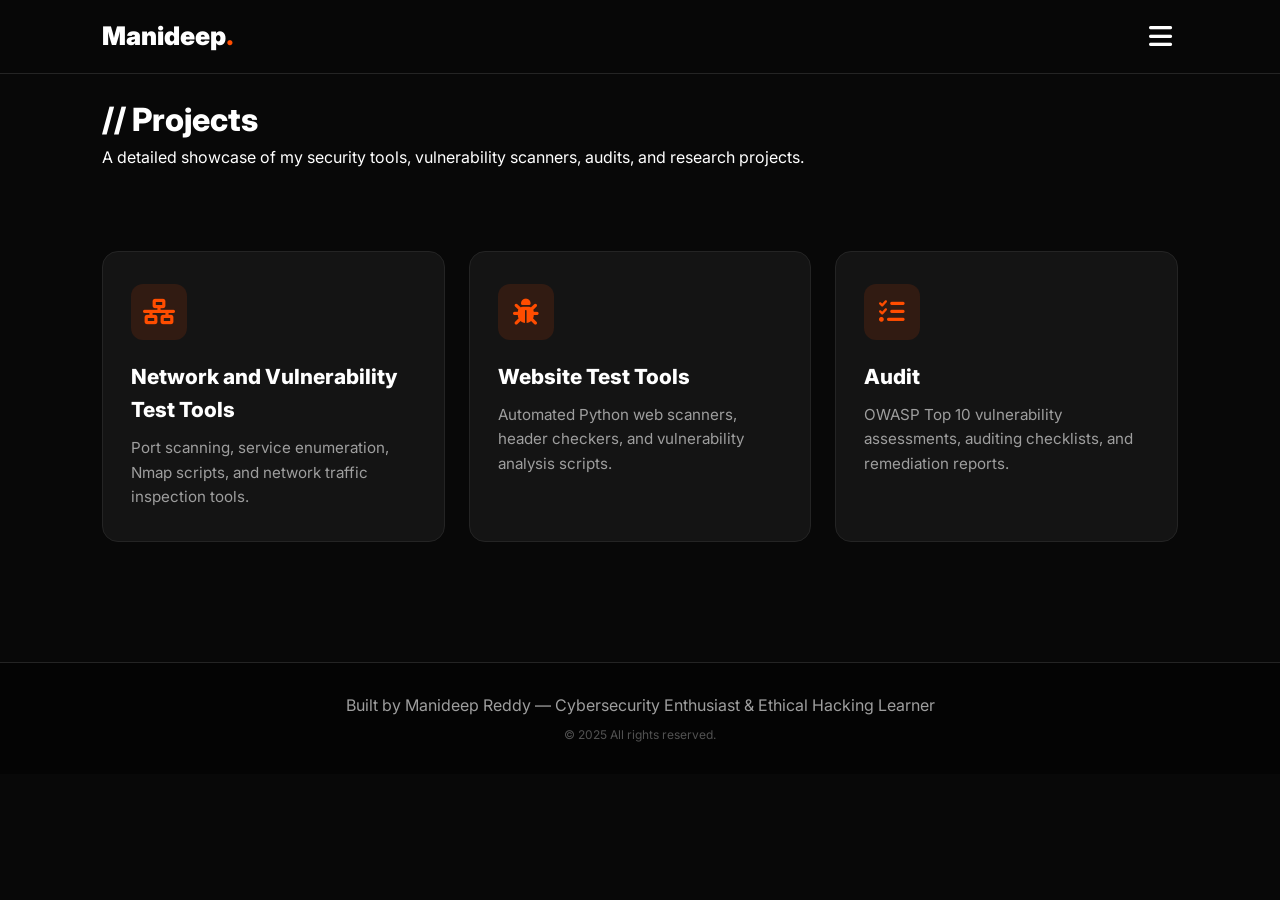
<file: projects.html>
<!DOCTYPE html>
<html lang="en">
<head>
    <meta charset="UTF-8">
    <meta name="viewport" content="width=device-width, initial-scale=1.0">
    <meta name="description" content="Manideep Reddy | Projects — Cybersecurity & Web Application Security">
    <link rel="stylesheet" href="style.css?v=4.0">
    <link rel="preconnect" href="https://fonts.googleapis.com">
    <link rel="preconnect" href="https://fonts.gstatic.com" crossorigin>
    <link href="https://fonts.googleapis.com/css2?family=Fira+Code:wght@400;500;700&family=Inter:wght@300;400;500;600;700&display=swap" rel="stylesheet">
    <link rel="stylesheet" href="https://cdnjs.cloudflare.com/ajax/libs/font-awesome/6.4.0/css/all.min.css" integrity="sha512-iecdLmaskl7CVkqkXNQ/ZH/XLlvWZOJyj7Yy7tcenmpD1ypASozpmT/E0iPtmFIB46ZmdtAc9eNBvH0H/ZpiBw==" crossorigin="anonymous" referrerpolicy="no-referrer">
    <title>Projects | Manideep Reddy</title>
</head>
<body>

<!-- ============ STICKY NAV ============ -->
<nav id="navbar">
    <div class="nav-container">
        <!-- Logo links to Home -->
        <a href="index.html#header" class="nav-logo" aria-label="Go to home">
            <span class="nav-logo-text">Manideep<span class="nav-logo-dot">.</span></span>
        </a>

        <!-- Seamless Blended Menu Icon Button -->
        <button class="nav-menu-btn" id="navMenuBtn" onclick="toggleMenu()" aria-label="Toggle Navigation Menu">
            <i class="fa-solid fa-bars" id="menuBtnIcon"></i>
        </button>

        <!-- Dropdown Navigation Links -->
        <ul id="sidemenu">
            <li><a href="index.html#header"><i class="fa-solid fa-house"></i> Home</a></li>
            <li><a href="index.html#about"><i class="fa-solid fa-user"></i> About</a></li>
            <li><a href="index.html#skills-section"><i class="fa-solid fa-code"></i> Skills</a></li>
            <li><a href="projects.html" class="active-nav-link"><i class="fa-solid fa-folder-open"></i> Projects</a></li>
            <li><a href="index.html#services"><i class="fa-solid fa-shield-halved"></i> Services</a></li>
            <li><a href="index.html#contact"><i class="fa-solid fa-paper-plane"></i> Contact</a></li>
        </ul>
    </div>
</nav>

<!-- ============ PAGE HEADER ============ -->
<div class="page-header">
    <div class="container">
        <h1 class="page-title">// Projects</h1>
        <p class="page-desc">A detailed showcase of my security tools, vulnerability scanners, audits, and research projects.</p>
    </div>
</div>

<!-- ============ PROJECTS SECTION ============ -->
<section id="portfolio-page" style="padding: 40px 0 100px;">
    <div class="container">
        <!-- The 3 Interactive Working Category Blocks -->
        <div id="dynamic-category-cards" style="display: grid; grid-template-columns: repeat(auto-fit, minmax(280px, 1fr)); gap: 24px;"></div>
    </div>
</section>

<!-- ============ FOOTER ============ -->
<footer class="copyright">
    <p>Built by Manideep Reddy &mdash; Cybersecurity Enthusiast &amp; Ethical Hacking Learner</p>
    <p style="margin-top: 6px; font-size: 12px; opacity: 0.5;">&copy; 2025 All rights reserved.</p>
</footer>

<!-- Back to Top Button -->
<a href="#navbar" class="back-to-top" id="backToTop" aria-label="Back to top">
    <i class="fa-solid fa-chevron-up" aria-hidden="true"></i>
</a>

<!-- ============ SCRIPTS ============ -->
<script>
    'use strict';

    /* ---- Sticky Navbar on Scroll ---- */
    const navbar = document.getElementById('navbar');
    window.addEventListener('scroll', function () {
        if (window.scrollY > 60) {
            navbar.classList.add('scrolled');
        } else {
            navbar.classList.remove('scrolled');
        }
    });

    /* ---- Back to Top Button ---- */
    const backToTop = document.getElementById('backToTop');
    window.addEventListener('scroll', function () {
        if (window.scrollY > 400) {
            backToTop.classList.add('show');
        } else {
            backToTop.classList.remove('show');
        }
    });

    /* ---- Interactive Menu Button Controller ---- */
    const sidemenu = document.getElementById('sidemenu');
    const navMenuBtn = document.getElementById('navMenuBtn');

    function toggleMenu() {
        if (sidemenu && navMenuBtn) {
            sidemenu.classList.toggle('active');
            navMenuBtn.classList.toggle('active');
        }
    }

    function closemenu() {
        if (sidemenu) sidemenu.classList.remove('active');
        if (navMenuBtn) navMenuBtn.classList.remove('active');
    }

    document.querySelectorAll('#sidemenu li a').forEach(function (link) {
        link.addEventListener('click', closemenu);
    });

    document.addEventListener('click', function(e) {
        if (sidemenu && navMenuBtn && !sidemenu.contains(e.target) && !navMenuBtn.contains(e.target)) {
            closemenu();
        }
    });
</script>

<!-- ============ MODULAR PROJECT SCRIPTS ============ -->
<script src="js/projectsData.js"></script>
<script src="js/main.js"></script>
</body>
</html>
</file>
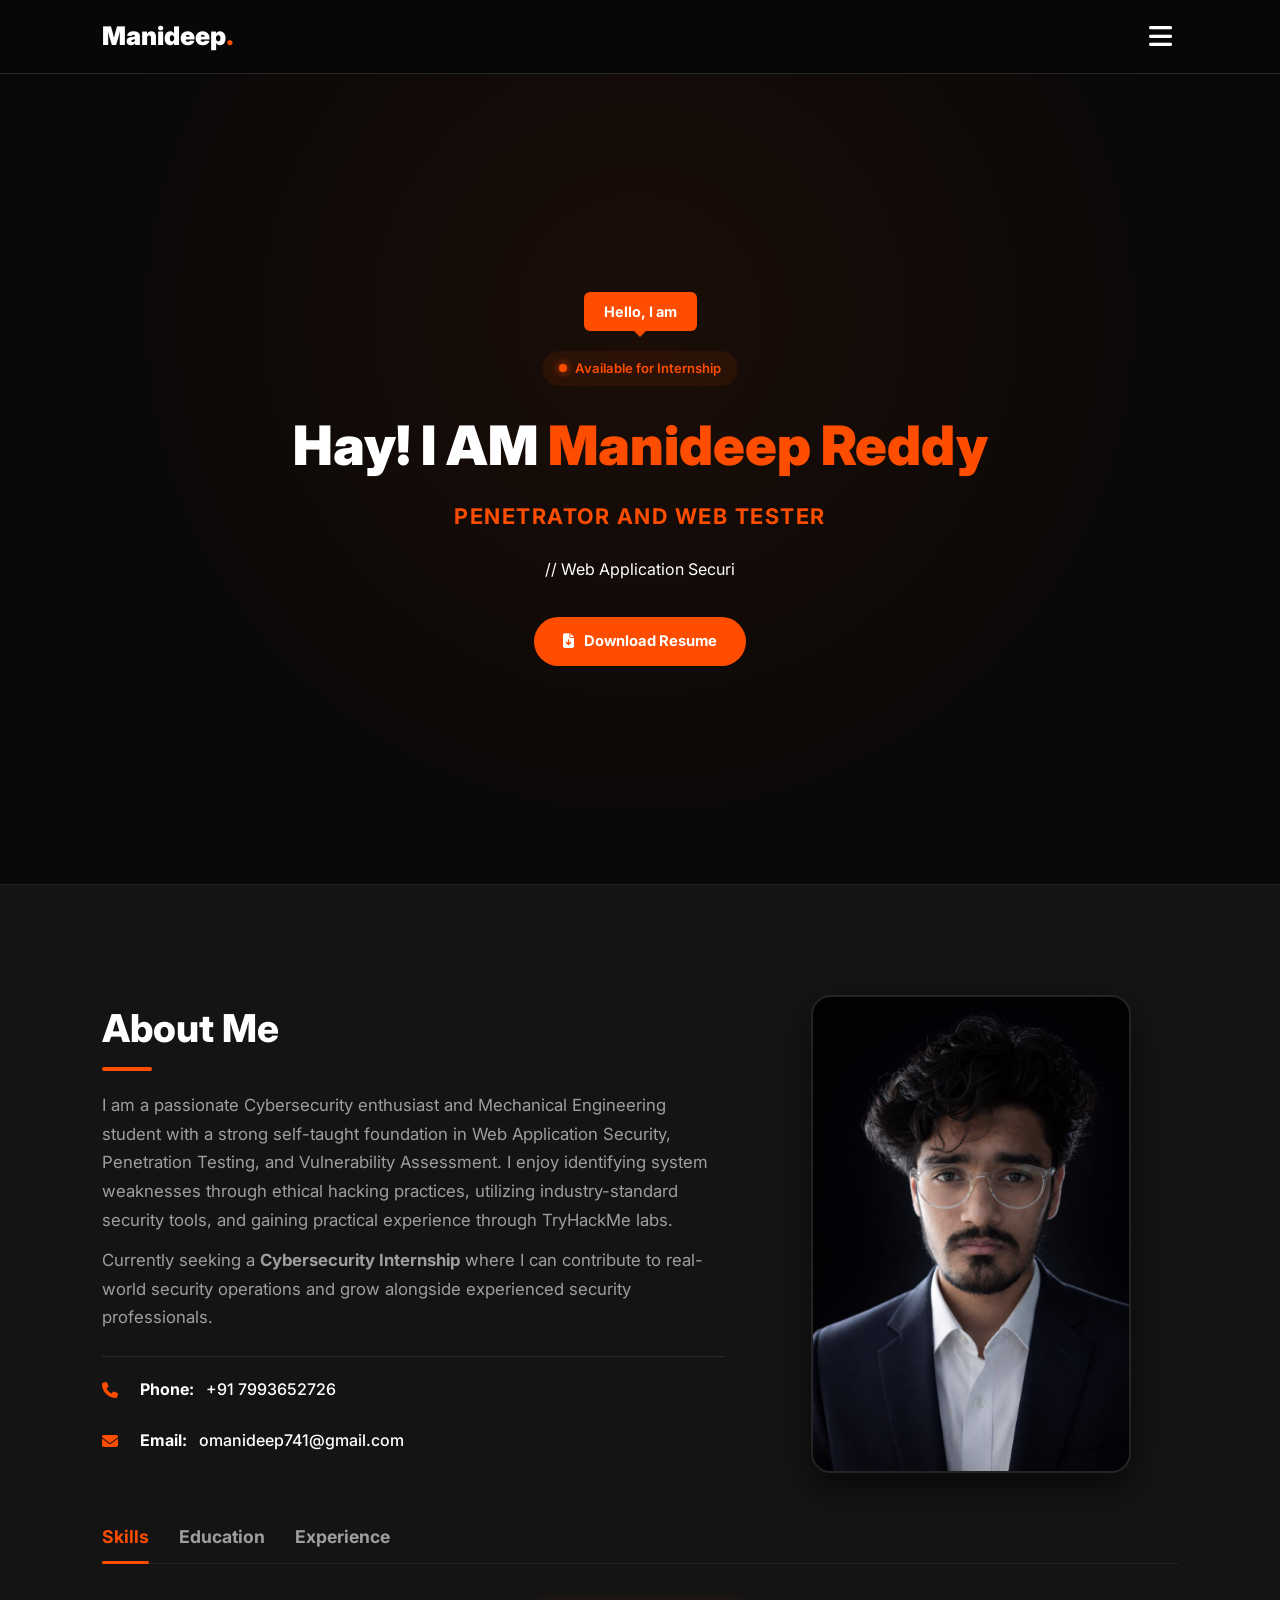
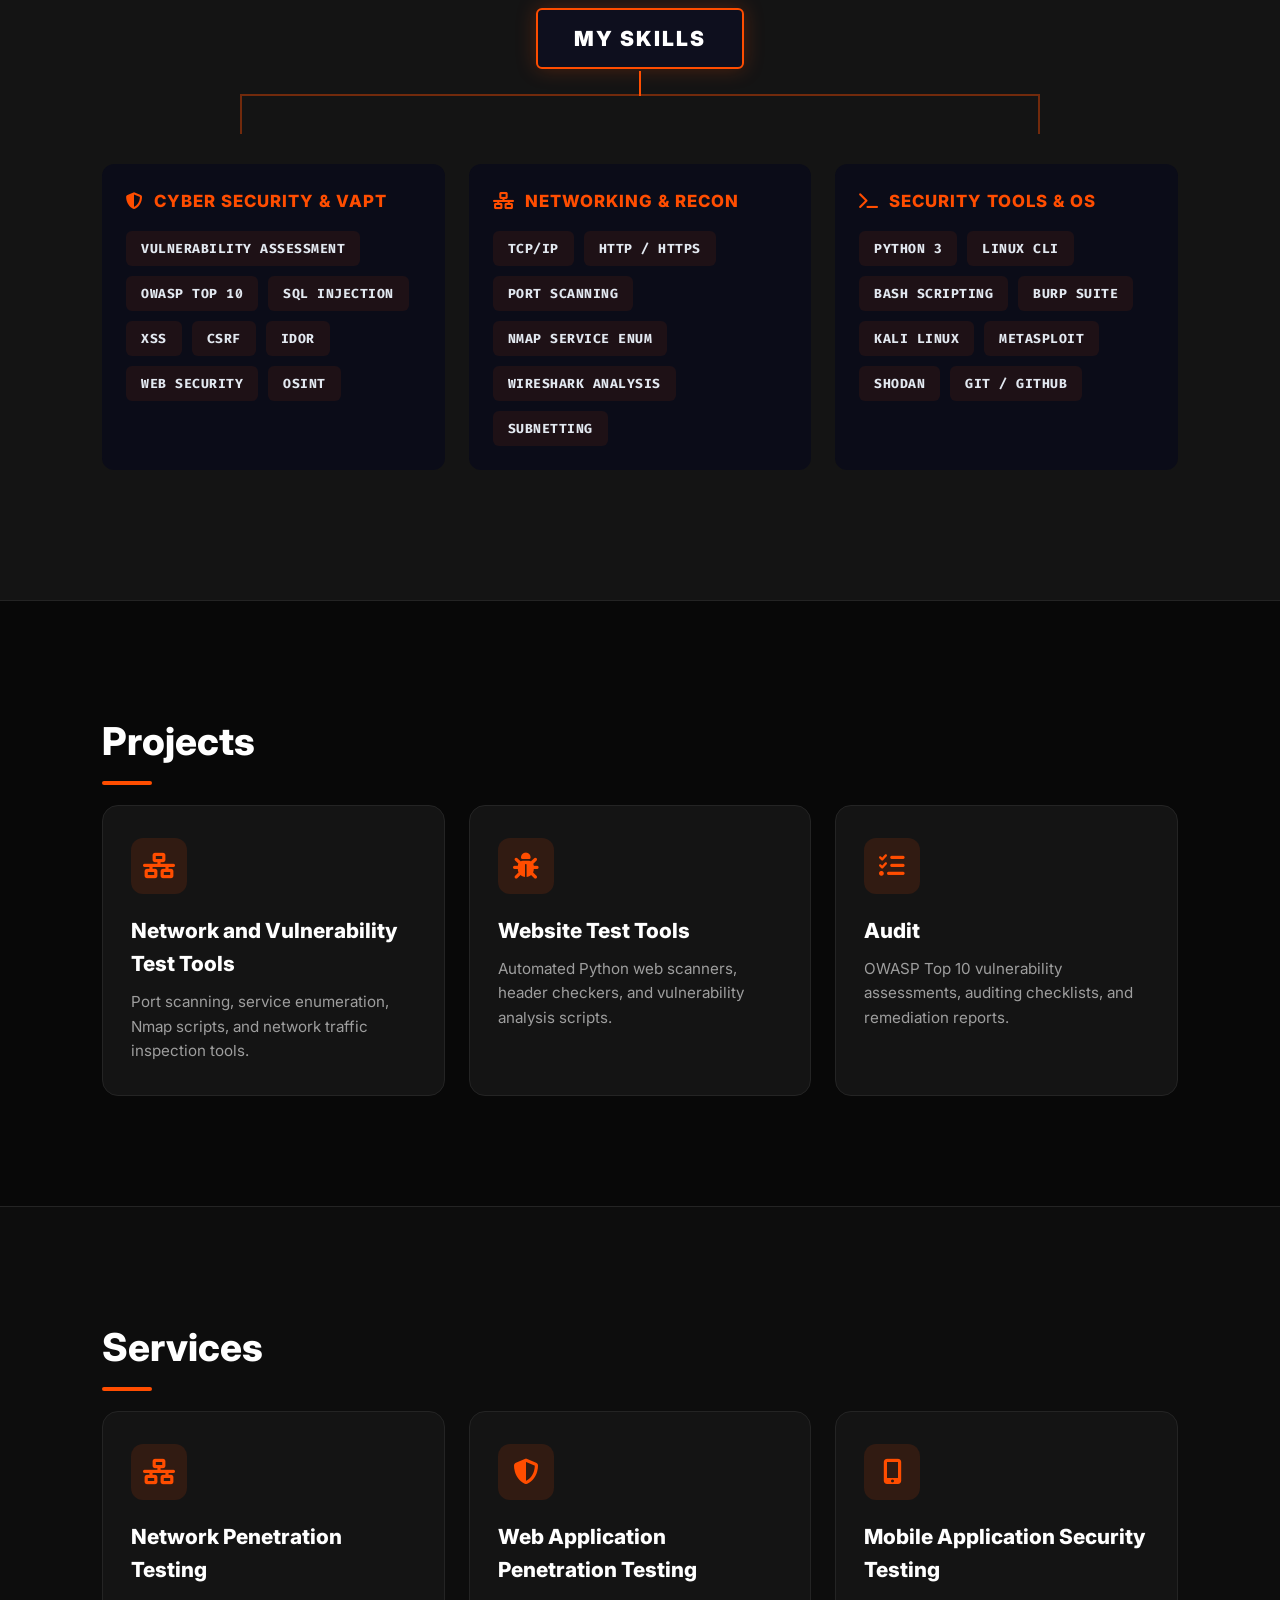
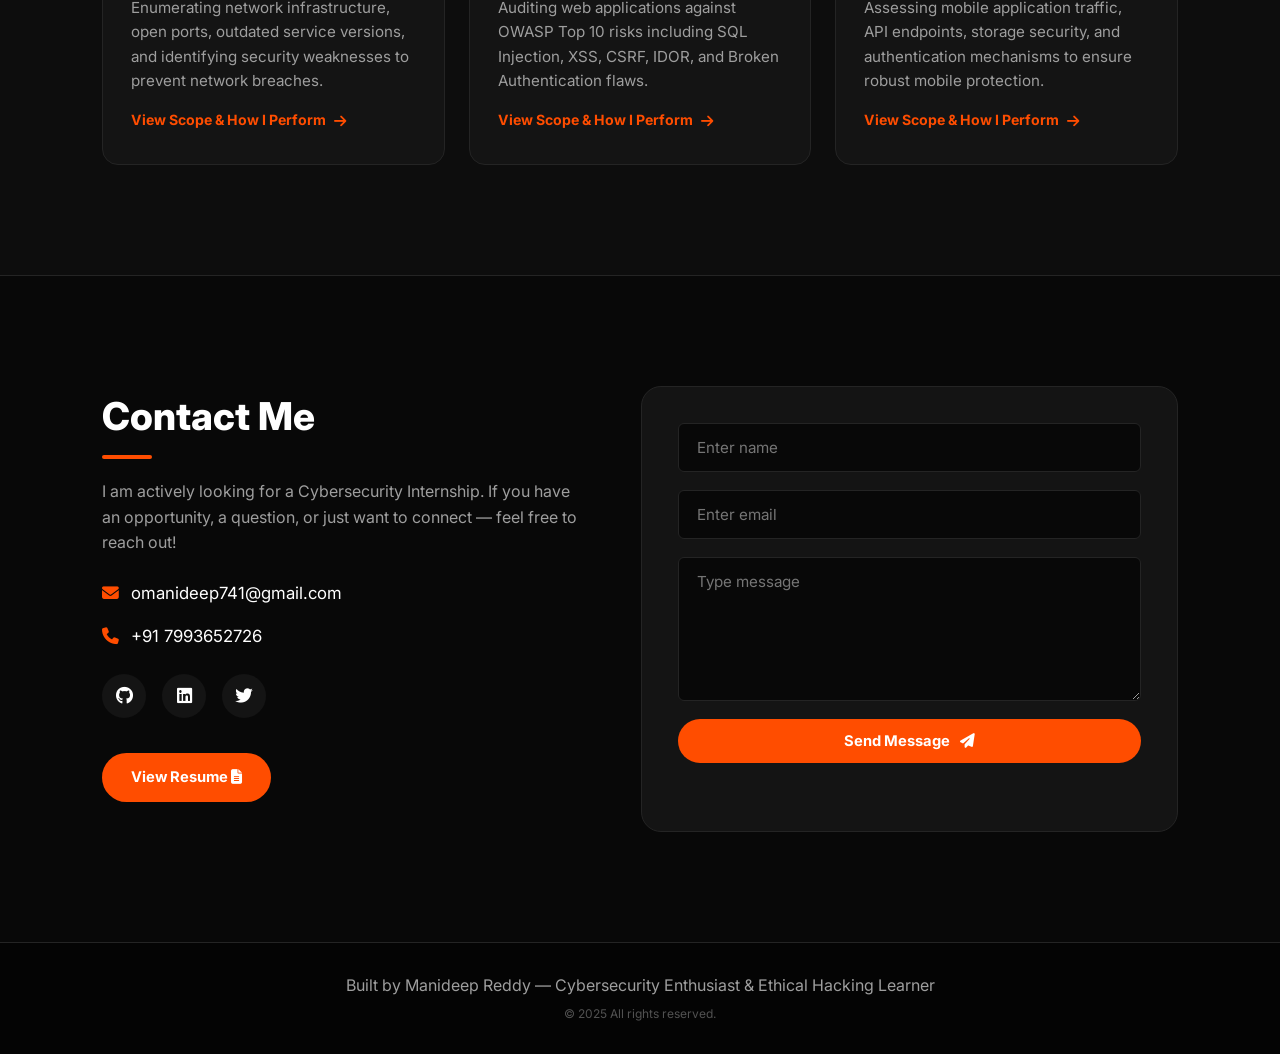
<file: services.html>
<!DOCTYPE html>
<html lang="en">
<head>
    <meta charset="UTF-8">
    <meta name="viewport" content="width=device-width, initial-scale=1.0">
    <meta name="description" content="Manideep Reddy | Services — Web Application Penetration Testing & Vulnerability Assessment">
    <link rel="stylesheet" href="style.css?v=4.0">
    <link rel="preconnect" href="https://fonts.googleapis.com">
    <link rel="preconnect" href="https://fonts.gstatic.com" crossorigin>
    <link href="https://fonts.googleapis.com/css2?family=Fira+Code:wght@400;500;700&family=Inter:wght@300;400;500;600;700&display=swap" rel="stylesheet">
    <link rel="stylesheet" href="https://cdnjs.cloudflare.com/ajax/libs/font-awesome/6.4.0/css/all.min.css" integrity="sha512-iecdLmaskl7CVkqkXNQ/ZH/XLlvWZOJyj7Yy7tcenmpD1ypASozpmT/E0iPtmFIB46ZmdtAc9eNBvH0H/ZpiBw==" crossorigin="anonymous" referrerpolicy="no-referrer">
    <title>Services | Manideep Reddy</title>
    <script>window.location.replace("index.html#services");</script>
</head>
<body>

<!-- ============ STICKY NAV ============ -->
<nav id="navbar">
    <div class="nav-container">
        <!-- Logo links to Home -->
        <a href="index.html#header" class="nav-logo" aria-label="Go to home">
            <span class="nav-logo-text">Manideep<span class="nav-logo-dot">.</span></span>
        </a>
        <ul id="sidemenu">
            <li><a href="index.html#header">Home</a></li>
            <li><a href="index.html#about">About</a></li>
            <li><a href="index.html#skills-section">Skills</a></li>
            <li><a href="projects.html">Projects</a></li>
            <li><a href="services.html" class="active-nav-link">Services</a></li>
            <li><a href="index.html#contact">Contact</a></li>
            <i class="fa-solid fa-xmark" onclick="closemenu()" aria-label="Close Menu"></i>
        </ul>
        <i class="fa-solid fa-bars" onclick="openmenu()" aria-label="Open Menu"></i>
    </div>
</nav>

<!-- ============ PAGE HEADER ============ -->
<div class="page-header">
    <div class="container">
        <h1 class="page-title">// Services</h1>
        <p class="page-desc">Professional security services focused on identification, validation, and reporting of web vulnerabilities.</p>
    </div>
</div>

<!-- ============ SERVICES SECTION ============ -->
<section id="services-page" style="padding: 40px 0 100px;">
    <div class="container">
        <div class="services-list" style="display: grid; grid-template-columns: repeat(auto-fit, minmax(280px, 1fr)); gap: 24px;">
            <div class="service-card project-block-card" onclick="openServiceDetailModal('web_vapt')" style="background: var(--bg-card); border: 1px solid var(--border-color, #242424); border-radius: 16px; padding: 32px 28px; cursor: pointer; transition: all 0.3s ease; display: flex; flex-direction: column; height: 100%;">
                <div style="width: 56px; height: 56px; background: rgba(255, 77, 0, 0.12); color: var(--accent-primary, #FF4D00); border-radius: 12px; display: flex; align-items: center; justify-content: center; font-size: 1.6rem; margin-bottom: 20px;">
                    <i class="fa-solid fa-shield-halved"></i>
                </div>
                <h3 style="font-size: 1.3rem; font-weight: 800; margin-bottom: 10px; color: var(--text-main, #FFFFFF);">Web Application Penetration Testing</h3>
                <p style="font-size: 0.95rem; color: var(--text-muted, #9E9E9E); margin-bottom: 16px;">Simulating real-world attacks to identify vulnerabilities in web applications before malicious actors can find and exploit them. I utilize industry methodologies to perform thorough testing of web forms, API endpoints, and authentication systems.</p>
                <div style="margin-top: auto; color: var(--accent-primary, #FF4D00); font-weight: 700; font-size: 0.88rem; display: flex; align-items: center; gap: 8px;">
                    View Scope &amp; How I Perform <i class="fa-solid fa-arrow-right"></i>
                </div>
            </div>
            <div class="service-card project-block-card" onclick="openServiceDetailModal('network_vapt')" style="background: var(--bg-card); border: 1px solid var(--border-color, #242424); border-radius: 16px; padding: 32px 28px; cursor: pointer; transition: all 0.3s ease; display: flex; flex-direction: column; height: 100%;">
                <div style="width: 56px; height: 56px; background: rgba(255, 77, 0, 0.12); color: var(--accent-primary, #FF4D00); border-radius: 12px; display: flex; align-items: center; justify-content: center; font-size: 1.6rem; margin-bottom: 20px;">
                    <i class="fa-solid fa-network-wired"></i>
                </div>
                <h3 style="font-size: 1.3rem; font-weight: 800; margin-bottom: 10px; color: var(--text-main, #FFFFFF);">Network Penetration Testing</h3>
                <p style="font-size: 0.95rem; color: var(--text-muted, #9E9E9E); margin-bottom: 16px;">Systematic scanning, analysis, and documentation of security weaknesses in network infrastructure, open ports, firewall rules, and obsolete service versions.</p>
                <div style="margin-top: auto; color: var(--accent-primary, #FF4D00); font-weight: 700; font-size: 0.88rem; display: flex; align-items: center; gap: 8px;">
                    View Scope &amp; How I Perform <i class="fa-solid fa-arrow-right"></i>
                </div>
            </div>
            <div class="service-card project-block-card" onclick="openServiceDetailModal('mobile_vapt')" style="background: var(--bg-card); border: 1px solid var(--border-color, #242424); border-radius: 16px; padding: 32px 28px; cursor: pointer; transition: all 0.3s ease; display: flex; flex-direction: column; height: 100%;">
                <div style="width: 56px; height: 56px; background: rgba(255, 77, 0, 0.12); color: var(--accent-primary, #FF4D00); border-radius: 12px; display: flex; align-items: center; justify-content: center; font-size: 1.6rem; margin-bottom: 20px;">
                    <i class="fa-solid fa-mobile-screen-button"></i>
                </div>
                <h3 style="font-size: 1.3rem; font-weight: 800; margin-bottom: 10px; color: var(--text-main, #FFFFFF);">Mobile Application Security Testing</h3>
                <p style="font-size: 0.95rem; color: var(--text-muted, #9E9E9E); margin-bottom: 16px;">Assessing mobile application binaries (APK/IPA), traffic interception, local storage encryption, and backend API endpoints for comprehensive protection.</p>
                <div style="margin-top: auto; color: var(--accent-primary, #FF4D00); font-weight: 700; font-size: 0.88rem; display: flex; align-items: center; gap: 8px;">
                    View Scope &amp; How I Perform <i class="fa-solid fa-arrow-right"></i>
                </div>
            </div>
        </div>
    </div>
</section>

<!-- ============ FOOTER ============ -->
<footer class="copyright">
    <p>Built by Manideep Reddy &mdash; Cybersecurity Enthusiast &amp; Ethical Hacking Learner</p>
    <p style="margin-top: 6px; font-size: 12px; opacity: 0.5;">&copy; 2025 All rights reserved.</p>
</footer>

<!-- Back to Top Button -->
<a href="#navbar" class="back-to-top" id="backToTop" aria-label="Back to top">
    <i class="fa-solid fa-chevron-up" aria-hidden="true"></i>
</a>

<!-- ============ SCRIPTS ============ -->
<script>
    'use strict';

    /* ---- Sticky Navbar on Scroll ---- */
    const navbar = document.getElementById('navbar');
    window.addEventListener('scroll', function () {
        if (window.scrollY > 60) {
            navbar.classList.add('scrolled');
        } else {
            navbar.classList.remove('scrolled');
        }
    });

    /* ---- Back to Top Button ---- */
    const backToTop = document.getElementById('backToTop');
    window.addEventListener('scroll', function () {
        if (window.scrollY > 400) {
            backToTop.classList.add('show');
        } else {
            backToTop.classList.remove('show');
        }
    });

    /* ---- Mobile Nav ---- */
    const sidemenu = document.getElementById('sidemenu');
    function openmenu() { if (sidemenu) sidemenu.style.right = '0'; }
    function closemenu() { if (sidemenu) sidemenu.style.right = '-220px'; }
    document.querySelectorAll('#sidemenu li a').forEach(function (link) {
        link.addEventListener('click', closemenu);
    });
</script>
<script src="js/servicesData.js"></script>
<script src="js/main.js"></script>
</body>
</html>
</file>
<file: style.css>
/* ==========================================================================
   MANIDEEP REDDY - CYBER ORANGE DEVELOPER THEME
   Inspired by Coder / Dark Luxury Orange aesthetic
   ========================================================================== */

:root {
    --bg-dark: #080808;
    --bg-card: #141414;
    --bg-card-hover: #1E1E1E;
    
    --accent-primary: #FF4D00;
    --accent-hover: #FF661A;
    --accent-glow: rgba(255, 77, 0, 0.25);
    
    --text-main: #FFFFFF;
    --text-muted: #9E9E9E;
    --text-sub: #666666;
    
    --border-color: #242424;
    --border-orange: #FF4D00;
    
    --font-heading: 'Outfit', 'Plus Jakarta Sans', 'Inter', sans-serif;
    --font-body: 'Plus Jakarta Sans', 'Inter', sans-serif;
    --font-mono: 'JetBrains Mono', 'Fira Code', monospace;
    
    --radius-sm: 6px;
    --radius-md: 12px;
    --radius-lg: 20px;
    --radius-pill: 999px;
    
    --transition: 0.3s cubic-bezier(0.16, 1, 0.3, 1);
}

/* ------------ Reset & Base ------------ */
* {
    margin: 0;
    padding: 0;
    box-sizing: border-box;
}

html {
    scroll-behavior: smooth;
    font-size: 16px;
}

body {
    background-color: var(--bg-dark);
    color: var(--text-main);
    font-family: var(--font-body);
    line-height: 1.6;
    overflow-x: hidden;
    -webkit-font-smoothing: antialiased;
}

/* Scrollbar */
::-webkit-scrollbar {
    width: 8px;
}
::-webkit-scrollbar-track {
    background: var(--bg-dark);
}
::-webkit-scrollbar-thumb {
    background: var(--accent-primary);
    border-radius: 4px;
}

/* Container */
.container {
    padding: 20px 8%;
    max-width: 1300px;
    margin: 0 auto;
    width: 100%;
}

section {
    padding: 90px 0;
}

/* ------------ Typography & Badges ------------ */
h1, h2, h3, h4 {
    font-family: var(--font-heading);
    color: var(--text-main);
    font-weight: 800;
}

.sub-title {
    font-size: 2.4rem;
    font-weight: 800;
    color: var(--text-main);
    margin-bottom: 20px;
    position: relative;
    display: inline-block;
}

.sub-title::after {
    content: '';
    display: block;
    width: 50px;
    height: 4px;
    background: var(--accent-primary);
    border-radius: 2px;
    margin-top: 8px;
}

.orange-tag {
    color: var(--accent-primary);
    font-family: var(--font-heading);
    font-size: 0.9rem;
    font-weight: 700;
    text-transform: uppercase;
    letter-spacing: 2px;
    margin-bottom: 10px;
    display: block;
}

/* ------------ Buttons ------------ */
.btn {
    display: inline-flex;
    align-items: center;
    justify-content: center;
    gap: 10px;
    padding: 12px 28px;
    font-family: var(--font-heading);
    font-weight: 700;
    font-size: 0.92rem;
    border-radius: var(--radius-pill);
    text-decoration: none;
    cursor: pointer;
    transition: all var(--transition);
    border: 1px solid transparent;
    outline: none;
}

.btn:hover {
    border-color: var(--accent-primary);
    box-shadow: 0 0 20px var(--accent-glow);
}

.btn-primary {
    background: var(--accent-primary);
    color: var(--text-main);
    border: 1px solid transparent;
    box-shadow: none;
}

.btn-primary:hover {
    background: var(--accent-hover);
    border-color: var(--accent-primary);
    transform: translateY(-2px);
    box-shadow: 0 10px 25px rgba(255, 77, 0, 0.4);
}

/* ------------ Sticky Navigation ------------ */
#navbar {
    position: sticky;
    top: 0;
    z-index: 1000;
    background: rgba(8, 8, 8, 0.92);
    backdrop-filter: blur(16px);
    border-bottom: 1px solid var(--border-color);
}

.nav-container {
    display: flex;
    align-items: center;
    justify-content: space-between;
    padding: 16px 8%;
    max-width: 1300px;
    margin: 0 auto;
}

.nav-logo {
    display: flex;
    align-items: center;
    gap: 10px;
    text-decoration: none;
}

.nav-logo-text {
    font-family: var(--font-heading);
    font-size: 1.6rem;
    font-weight: 900;
    color: var(--text-main);
}

.nav-logo-dot {
    color: var(--accent-primary);
}

/* ------------ Seamless Blended Nav Menu Icon Button ------------ */
.nav-menu-btn {
    background: transparent;
    border: none;
    color: var(--text-main);
    font-size: 1.65rem;
    cursor: pointer;
    padding: 6px;
    display: inline-flex;
    align-items: center;
    justify-content: center;
    transition: all 0.3s cubic-bezier(0.16, 1, 0.3, 1);
    z-index: 1010;
}

.nav-menu-btn:hover, .nav-menu-btn.active {
    color: var(--accent-primary);
}

.nav-menu-btn.active {
    transform: rotate(90deg);
}

/* Collapsible Dropdown Menu stemming from Menu button */
#sidemenu {
    position: absolute;
    top: calc(100% + 12px);
    right: 8%;
    background: rgba(14, 15, 26, 0.96);
    backdrop-filter: blur(20px);
    -webkit-backdrop-filter: blur(20px);
    border: 1px solid var(--border-color);
    box-shadow: 0 15px 40px rgba(0, 0, 0, 0.85), 0 0 25px rgba(255, 77, 0, 0.15);
    border-radius: 16px;
    padding: 14px;
    display: flex;
    flex-direction: column;
    gap: 8px;
    list-style: none;
    min-width: 220px;
    opacity: 0;
    visibility: hidden;
    transform: translateY(-15px) scale(0.95);
    transition: all 0.35s cubic-bezier(0.16, 1, 0.3, 1);
    z-index: 1000;
}

#sidemenu.active {
    opacity: 1;
    visibility: visible;
    transform: translateY(0) scale(1);
}

#sidemenu li a {
    color: var(--text-muted);
    text-decoration: none;
    font-size: 0.95rem;
    font-weight: 700;
    display: flex;
    align-items: center;
    gap: 12px;
    padding: 10px 16px;
    border-radius: 10px;
    transition: all 0.25s ease;
}

#sidemenu li a i {
    color: var(--accent-primary);
    font-size: 1rem;
    width: 20px;
}

#sidemenu li a:hover, #sidemenu li a.active-nav-link {
    color: #FFFFFF;
    background: rgba(255, 77, 0, 0.15);
    transform: translateX(4px);
}

/* ------------ Hero / Header ------------ */
#header {
    min-height: 90vh;
    display: flex;
    align-items: center;
    justify-content: center;
    background: radial-gradient(circle at 50% 30%, rgba(255, 77, 0, 0.08) 0%, transparent 70%);
    padding: 60px 0;
}

.speech-bubble {
    display: inline-block;
    position: relative;
    background: var(--accent-primary);
    color: var(--text-main);
    padding: 8px 20px;
    border-radius: var(--radius-sm);
    font-family: var(--font-heading);
    font-weight: 700;
    font-size: 0.9rem;
    margin-bottom: 20px;
}

.speech-bubble::after {
    content: '';
    position: absolute;
    bottom: -6px;
    left: 50%;
    transform: translateX(-50%);
    border-left: 6px solid transparent;
    border-right: 6px solid transparent;
    border-top: 6px solid var(--accent-primary);
}

.status-badge {
    display: inline-flex;
    align-items: center;
    gap: 8px;
    padding: 6px 16px;
    background: rgba(255, 77, 0, 0.08);
    border: 1px solid transparent;
    border-radius: var(--radius-pill);
    font-size: 0.82rem;
    color: var(--accent-primary);
    font-weight: 600;
    margin-bottom: 20px;
    transition: all var(--transition);
}

.status-badge:hover {
    border-color: var(--accent-primary);
    box-shadow: 0 0 15px var(--accent-glow);
}

.badge-dot {
    width: 8px;
    height: 8px;
    background: var(--accent-primary);
    border-radius: 50%;
    box-shadow: 0 0 8px var(--accent-primary);
}

/* ------------ About Me ------------ */
#about {
    background: var(--bg-card);
    border-top: 1px solid var(--border-color);
    border-bottom: 1px solid var(--border-color);
}

.about-top-row {
    display: grid;
    grid-template-columns: 1.2fr 0.8fr;
    gap: 50px;
    align-items: center;
}

.about-intro .about-text {
    font-size: 1.05rem;
    color: var(--text-muted);
    line-height: 1.7;
}

.about-top-row {
    display: grid;
    grid-template-columns: 1.2fr 0.8fr;
    gap: 40px;
    align-items: center;
}

.about-photo-wrap {
    text-align: center;
}

.about-photo-box {
    max-width: 320px;
    width: 100%;
    height: auto;
    display: block;
    margin: 0 auto;
    border-radius: var(--radius-lg);
    border: 2px solid var(--border-color);
    box-shadow: 0 15px 35px rgba(0,0,0,0.6);
    filter: grayscale(15%);
    transition: all var(--transition);
}

.about-photo-box:hover {
    filter: grayscale(0%);
    border-color: var(--accent-primary);
}

/* Tabs */
.about-tabs-row {
    margin-top: 50px;
}

.tab-titles {
    display: flex;
    gap: 30px;
    margin-bottom: 24px;
    border-bottom: 1px solid var(--border-color);
    padding-bottom: 12px;
}

.tab-links {
    font-family: var(--font-heading);
    font-size: 1.1rem;
    font-weight: 700;
    color: var(--text-muted);
    cursor: pointer;
    position: relative;
    transition: color var(--transition);
}

.tab-links.active-link {
    color: var(--accent-primary);
}

.tab-links.active-link::after {
    content: '';
    position: absolute;
    bottom: -13px;
    left: 0;
    width: 100%;
    height: 3px;
    background: var(--accent-primary);
    border-radius: 2px;
}

.tab-contents {
    display: none;
}

.tab-contents.active-tab {
    display: block;
}

.tab-contents ul {
    list-style: none;
    display: grid;
    grid-template-columns: repeat(auto-fit, minmax(280px, 1fr));
    gap: 20px;
}

.tab-contents ul li {
    background: var(--bg-dark);
    border: 1px solid transparent;
    padding: 20px;
    border-radius: var(--radius-md);
    transition: all var(--transition);
}

.tab-contents ul li:hover {
    border-color: var(--accent-primary);
    box-shadow: 0 4px 15px var(--accent-glow);
}

.tab-contents ul li span {
    color: var(--accent-primary);
    font-family: var(--font-heading);
    font-size: 1.05rem;
    font-weight: 700;
    display: block;
    margin-bottom: 6px;
}

/* ------------ Projects (Portfolio) ------------ */
#portfolio {
    background: var(--bg-dark);
}

.project-card, .cat-card {
    background: var(--bg-card);
    border: 1px solid transparent;
    border-radius: var(--radius-md);
    padding: 24px;
    transition: all var(--transition);
}

.project-card:hover, .cat-card:hover {
    box-shadow: 0 10px 30px var(--accent-glow);
    transform: translateY(-4px);
}

/* ------------ Services ------------ */
#services {
    background: #0D0D0D;
    border-top: 1px solid var(--border-color);
    border-bottom: 1px solid var(--border-color);
}

.service-card {
    background: var(--bg-card);
    border: none;
    border-radius: var(--radius-lg);
    padding: 36px 28px;
    transition: all var(--transition);
}

.service-card:hover {
    box-shadow: 0 10px 30px var(--accent-glow);
    transform: translateY(-4px);
}

.service-icon {
    font-size: 2rem;
    color: var(--accent-primary);
    margin-bottom: 20px;
}

.service-card h3 {
    font-size: 1.3rem;
    margin-bottom: 12px;
}

.service-card p {
    color: var(--text-muted);
    font-size: 0.95rem;
    margin-bottom: 20px;
}

.learn-link {
    color: var(--accent-primary);
    font-weight: 700;
    text-decoration: none;
    display: inline-flex;
    align-items: center;
    gap: 8px;
    font-size: 0.9rem;
}

/* ------------ Contact ------------ */
#contact {
    background: var(--bg-dark);
}

.row {
    display: grid;
    grid-template-columns: 1fr 1.1fr;
    gap: 50px;
}

.contact-desc {
    color: var(--text-muted);
    margin-bottom: 24px;
    font-size: 1rem;
}

.contact-item {
    font-size: 1.05rem;
    color: var(--text-main);
    margin-bottom: 16px;
    display: flex;
    align-items: center;
    gap: 12px;
    word-break: break-word;
    overflow-wrap: anywhere;
}

.contact-item i {
    color: var(--accent-primary);
}

.social-icons {
    display: flex;
    gap: 16px;
    margin-top: 24px;
}

.social-icons a {
    width: 44px;
    height: 44px;
    background: var(--bg-card);
    border: 1px solid transparent;
    border-radius: 50%;
    color: var(--text-main);
    display: flex;
    align-items: center;
    justify-content: center;
    text-decoration: none;
    font-size: 1.1rem;
    transition: all var(--transition);
}

.social-icons a:hover {
    background: var(--accent-primary);
    border-color: var(--accent-primary);
    box-shadow: 0 0 18px var(--accent-glow);
    transform: translateY(-3px);
}

form[name="contact-form"] {
    background: var(--bg-card);
    border: 1px solid var(--border-color);
    padding: 36px;
    border-radius: var(--radius-lg);
    display: flex;
    flex-direction: column;
    gap: 18px;
}

form[name="contact-form"] input,
form[name="contact-form"] textarea {
    background: #080808;
    border: 1px solid var(--border-color);
    border-radius: var(--radius-sm);
    padding: 14px 18px;
    color: var(--text-main);
    font-family: var(--font-body);
    font-size: 0.95rem;
    outline: none;
    transition: border-color var(--transition);
}

form[name="contact-form"] input:focus,
form[name="contact-form"] textarea:focus {
    border-color: var(--accent-primary);
}

/* ------------ Footer ------------ */
footer.copyright {
    background: #040404;
    border-top: 1px solid var(--border-color);
    text-align: center;
    padding: 30px;
    color: var(--text-muted);
}

/* ------------ Back to Top ------------ */
.back-to-top {
    position: fixed;
    bottom: 30px;
    right: 30px;
    width: 44px;
    height: 44px;
    background: var(--accent-primary);
    color: var(--text-main);
    border-radius: 50%;
    display: flex;
    align-items: center;
    justify-content: center;
    text-decoration: none;
    opacity: 0;
    pointer-events: none;
    transition: all var(--transition);
    z-index: 100;
}

.back-to-top.show {
    opacity: 1;
    pointer-events: all;
}

/* ------------ Cyber Skill Tree Diagram ------------ */
.skill-tree-wrapper {
    display: flex;
    flex-direction: column;
    align-items: center;
    padding: 20px 0;
    width: 100%;
}

.skill-tree-header {
    background: #0E0F1E;
    border: 2px solid var(--accent-primary);
    box-shadow: 0 0 20px var(--accent-glow);
    padding: 12px 36px;
    border-radius: var(--radius-sm);
    font-family: var(--font-heading);
    font-size: 1.3rem;
    font-weight: 900;
    color: #FFFFFF;
    letter-spacing: 2px;
    text-transform: uppercase;
    margin-bottom: 25px;
    position: relative;
}

/* Connecting Lines (Restored) */
.skill-tree-lines {
    width: 80%;
    max-width: 800px;
    height: 40px;
    border-top: 2px solid rgba(255, 77, 0, 0.4);
    border-left: 2px solid rgba(255, 77, 0, 0.4);
    border-right: 2px solid rgba(255, 77, 0, 0.4);
    position: relative;
    margin-bottom: 30px;
}

.skill-tree-lines::before {
    content: '';
    position: absolute;
    top: -25px;
    left: 50%;
    transform: translateX(-50%);
    width: 2px;
    height: 25px;
    background: var(--accent-primary);
}

.skill-tree-branches {
    display: grid;
    grid-template-columns: repeat(auto-fit, minmax(280px, 1fr));
    gap: 24px;
    width: 100%;
}

.skill-branch {
    background: #0B0C18;
    border: none;
    border-radius: var(--radius-md);
    padding: 24px;
    transition: all var(--transition);
}

.skill-branch:hover {
    box-shadow: 0 10px 30px rgba(255, 77, 0, 0.2);
    transform: translateY(-4px);
}

.skill-branch-title {
    font-family: var(--font-heading);
    font-size: 1.05rem;
    font-weight: 800;
    color: var(--accent-primary);
    text-transform: uppercase;
    letter-spacing: 1px;
    margin-bottom: 16px;
    display: flex;
    align-items: center;
    gap: 10px;
}

.skill-pills-grid {
    display: flex;
    flex-wrap: wrap;
    gap: 10px;
}

.skill-node-pill {
    background: rgba(255, 77, 0, 0.08);
    border: none;
    color: #E2E8F0;
    padding: 7px 15px;
    border-radius: 6px;
    font-family: var(--font-mono);
    font-size: 0.82rem;
    font-weight: 700;
    text-transform: uppercase;
    letter-spacing: 0.5px;
    transition: all 0.25s ease;
    position: relative;
    cursor: help;
}

.skill-node-pill:hover {
    background: var(--accent-primary);
    color: #FFFFFF;
    transform: translateY(-2px);
    box-shadow: 0 4px 12px var(--accent-glow);
}

/* Tooltip popover showing skill meaning on hover */
.skill-node-pill[data-tooltip]::after {
    content: attr(data-tooltip);
    position: absolute;
    bottom: 130%;
    left: 50%;
    transform: translateX(-50%) translateY(8px);
    background: rgba(14, 15, 30, 0.94);
    backdrop-filter: blur(10px);
    -webkit-backdrop-filter: blur(10px);
    color: #FFFFFF;
    border: 1px solid var(--accent-primary);
    box-shadow: 0 10px 25px rgba(0, 0, 0, 0.7), 0 0 15px rgba(255, 77, 0, 0.25);
    padding: 10px 14px;
    border-radius: 8px;
    font-family: var(--font-body);
    font-size: 0.78rem;
    font-weight: 500;
    text-transform: none;
    letter-spacing: normal;
    white-space: normal;
    width: max-content;
    max-width: 230px;
    text-align: center;
    line-height: 1.45;
    opacity: 0;
    pointer-events: none;
    transition: all 0.25s cubic-bezier(0.16, 1, 0.3, 1);
    z-index: 100;
}

.skill-node-pill[data-tooltip]:hover::after {
    opacity: 1;
    transform: translateX(-50%) translateY(0);
}

/* ------------ Responsive Navbar & Media Queries ------------ */
@media (max-width: 992px) {
    .about-top-row {
        display: flex;
        flex-direction: column;
        gap: 30px;
    }
    .about-photo-wrap {
        order: -1; /* Places photo BEFORE About Me text on mobile screens */
        margin-top: 0;
        margin-bottom: 10px;
        display: flex;
        justify-content: center;
    }
    .about-photo-box {
        max-width: 260px;
    }
    .row {
        grid-template-columns: 1fr;
    }
}

@media (max-width: 768px) {
    .skill-tree-lines {
        display: none;
    }
    
    #sidemenu {
        position: fixed;
        top: 0;
        right: -280px;
        width: 280px;
        height: 100vh;
        background: #0C0C0C;
        backdrop-filter: blur(20px);
        -webkit-backdrop-filter: blur(20px);
        flex-direction: column;
        align-items: flex-start;
        padding: 80px 32px 40px;
        gap: 22px;
        transition: right 0.35s cubic-bezier(0.16, 1, 0.3, 1);
        border-left: 1px solid var(--border-color);
        box-shadow: -10px 0 35px rgba(0, 0, 0, 0.95);
        z-index: 1005;
    }

    #sidemenu.active {
        right: 0 !important;
    }

    #sidemenu li a {
        font-size: 1.1rem;
        font-weight: 700;
    }
    
    .fa-bars {
        display: block !important;
        font-size: 1.6rem;
        color: var(--text-main);
        cursor: pointer;
        transition: color var(--transition);
        z-index: 1001;
    }

    .fa-bars:hover {
        color: var(--accent-primary);
    }
    
    .fa-xmark {
        display: block !important;
        position: absolute;
        top: 24px;
        right: 24px;
        font-size: 1.8rem;
        color: var(--accent-primary);
        cursor: pointer;
        transition: transform var(--transition);
        z-index: 1006;
    }

    .fa-xmark:hover {
        transform: rotate(90deg);
    }
}

/* ------------ Responsive Fullscreen Mobile Modal & Layout System ------------ */
.modal-overlay {
    position: fixed;
    top: 0;
    left: 0;
    right: 0;
    bottom: 0;
    width: 100%;
    height: 100%;
    background: rgba(0, 0, 0, 0.94);
    backdrop-filter: blur(12px);
    -webkit-backdrop-filter: blur(12px);
    z-index: 99999;
    display: flex;
    align-items: center;
    justify-content: center;
    padding: 16px;
    box-sizing: border-box;
    opacity: 0;
    pointer-events: none;
    transition: opacity 0.25s ease;
}

.modal-content-box {
    background: #161616;
    border: 1px solid var(--accent-primary, #FF4D00);
    max-width: 680px;
    width: 100%;
    max-height: 88vh;
    overflow-y: auto;
    -webkit-overflow-scrolling: touch;
    overscroll-behavior: contain;
    padding: 28px 22px;
    border-radius: 20px;
    position: relative;
    box-shadow: 0 20px 50px rgba(0,0,0,0.95);
    box-sizing: border-box;
}

.modal-content-box *,
.modal-content-box p,
.modal-content-box h3,
.modal-content-box h4,
.modal-content-box h5,
.modal-content-box span,
.modal-content-box li,
.modal-content-box div {
    box-sizing: border-box !important;
    word-break: break-word !important;
    overflow-wrap: anywhere !important;
    max-width: 100% !important;
}

@media (max-width: 768px) {
    html, body {
        overflow-x: hidden !important;
        width: 100% !important;
        max-width: 100vw !important;
    }

    .container {
        padding: 20px 14px !important;
        width: 100% !important;
        max-width: 100vw !important;
        box-sizing: border-box !important;
    }

    .row {
        grid-template-columns: 1fr !important;
        gap: 32px !important;
        width: 100% !important;
    }

    .contact-left, .contact-right {
        width: 100% !important;
        max-width: 100% !important;
        box-sizing: border-box !important;
    }

    form[name="contact-form"] {
        padding: 22px 16px !important;
        width: 100% !important;
        box-sizing: border-box !important;
        border-radius: 14px !important;
    }

    form[name="contact-form"] input,
    form[name="contact-form"] textarea {
        width: 100% !important;
        box-sizing: border-box !important;
        max-width: 100% !important;
    }

    .contact-item {
        font-size: 0.95rem !important;
        word-break: break-all !important;
    }

    .skill-tree-branches, .services-list, #dynamic-category-cards {
        grid-template-columns: 1fr !important;
        width: 100% !important;
    }

    .modal-overlay {
        padding: 0 !important;
        align-items: flex-start !important;
    }

    .modal-content-box {
        width: 100vw !important;
        height: 100vh !important;
        max-width: 100vw !important;
        max-height: 100vh !important;
        border-radius: 0 !important;
        border: none !important;
        padding: 20px 14px 40px !important;
        box-shadow: none !important;
        background: #0C0C0C !important;
        box-sizing: border-box !important;
    }
}
</file>
